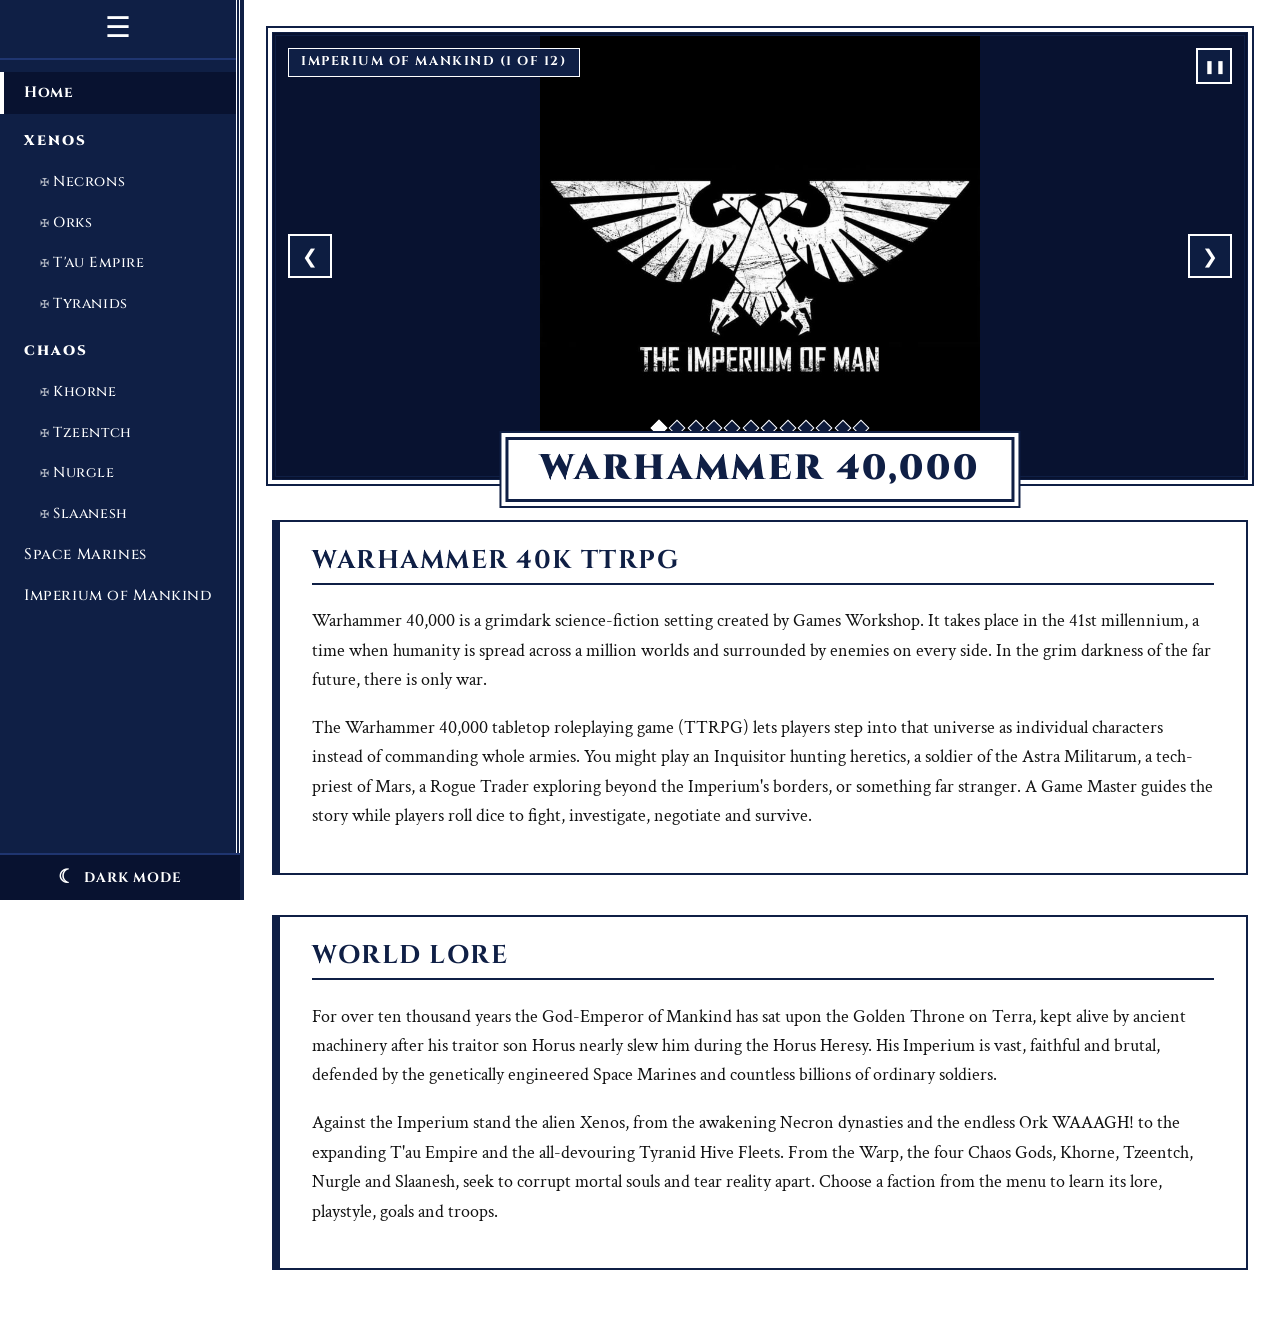
<file: index.html>
<!DOCTYPE html>
<html lang="en">
<head>
  <meta charset="UTF-8">
  <meta name="viewport" content="width=device-width, initial-scale=1.0">
  <title>Warhammer 40,000 Roleplay | Home</title>
  <meta name="description" content="A guide to the Warhammer 40,000 tabletop roleplaying game and the factions of the 41st millennium.">
  <link rel="stylesheet" href="css/style.css">
  <script src="js/main.js"></script>
</head>
<body id="top">

  <!-- Side menu bar -->
  <nav class="side-menu" aria-label="Faction menu">
    <details class="menu" open>
      <summary class="menu-toggle" aria-label="Toggle menu">&#9776;</summary>
      <ul class="menu-list">
        <li><a href="index.html" aria-current="page">Home</a></li>

        <li class="menu-group"><a href="xenos.html">Xenos</a>
          <ul>
            <li><a href="necrons.html">Necrons</a></li>
            <li><a href="orks.html">Orks</a></li>
            <li><a href="tau.html">T'au Empire</a></li>
            <li><a href="tyranids.html">Tyranids</a></li>
          </ul>
        </li>

        <li class="menu-group"><a href="chaos.html">Chaos</a>
          <ul>
            <li><a href="khorne.html">Khorne</a></li>
            <li><a href="tzeentch.html">Tzeentch</a></li>
            <li><a href="nurgle.html">Nurgle</a></li>
            <li><a href="slaanesh.html">Slaanesh</a></li>
          </ul>
        </li>

        <li><a href="space-marines.html">Space Marines</a></li>
        <li><a href="imperium.html">Imperium of Mankind</a></li>
      </ul>
    </details>
  </nav>

  <main class="page">

    <!-- Image 1 with title -->
    <header class="hero" data-slideshow>
      <img class="hero-image" src="images/Imperium%20of%20Mankind.jpg"
           alt="The Imperial Aquila, the double-headed eagle emblem of the Imperium of Man">
      <h1 class="hero-title">Warhammer 40,000</h1>
    </header>

    <!-- About: two sections -->
    <section class="about" id="about-warhammer">
      <h2>Warhammer 40k TTRPG</h2>
      <p>
        Warhammer 40,000 is a grimdark science-fiction setting created by Games Workshop.
        It takes place in the 41st millennium, a time when humanity is spread across a
        million worlds and surrounded by enemies on every side. In the grim darkness of the
        far future, there is only war.
      </p>
      <p>
        The Warhammer 40,000 tabletop roleplaying game (TTRPG) lets players step into that
        universe as individual characters instead of commanding whole armies. You might play
        an Inquisitor hunting heretics, a soldier of the Astra Militarum, a tech-priest of Mars,
        a Rogue Trader exploring beyond the Imperium's borders, or something far stranger.
        A Game Master guides the story while players roll dice to fight, investigate, negotiate
        and survive.
      </p>
    </section>

    <section class="about" id="world-lore">
      <h2>World Lore</h2>
      <p>
        For over ten thousand years the God-Emperor of Mankind has sat upon the Golden Throne
        on Terra, kept alive by ancient machinery after his traitor son Horus nearly slew him
        during the Horus Heresy. His Imperium is vast, faithful and brutal, defended by the
        genetically engineered Space Marines and countless billions of ordinary soldiers.
      </p>
      <p>
        Against the Imperium stand the alien Xenos, from the awakening Necron dynasties and the
        endless Ork WAAAGH! to the expanding T'au Empire and the all-devouring Tyranid Hive Fleets.
        From the Warp, the four Chaos Gods, Khorne, Tzeentch, Nurgle and Slaanesh, seek to corrupt
        mortal souls and tear reality apart. Choose a faction from the menu to learn its lore,
        playstyle, goals and troops.
      </p>
    </section>

  </main>

</body>
</html>
</file>
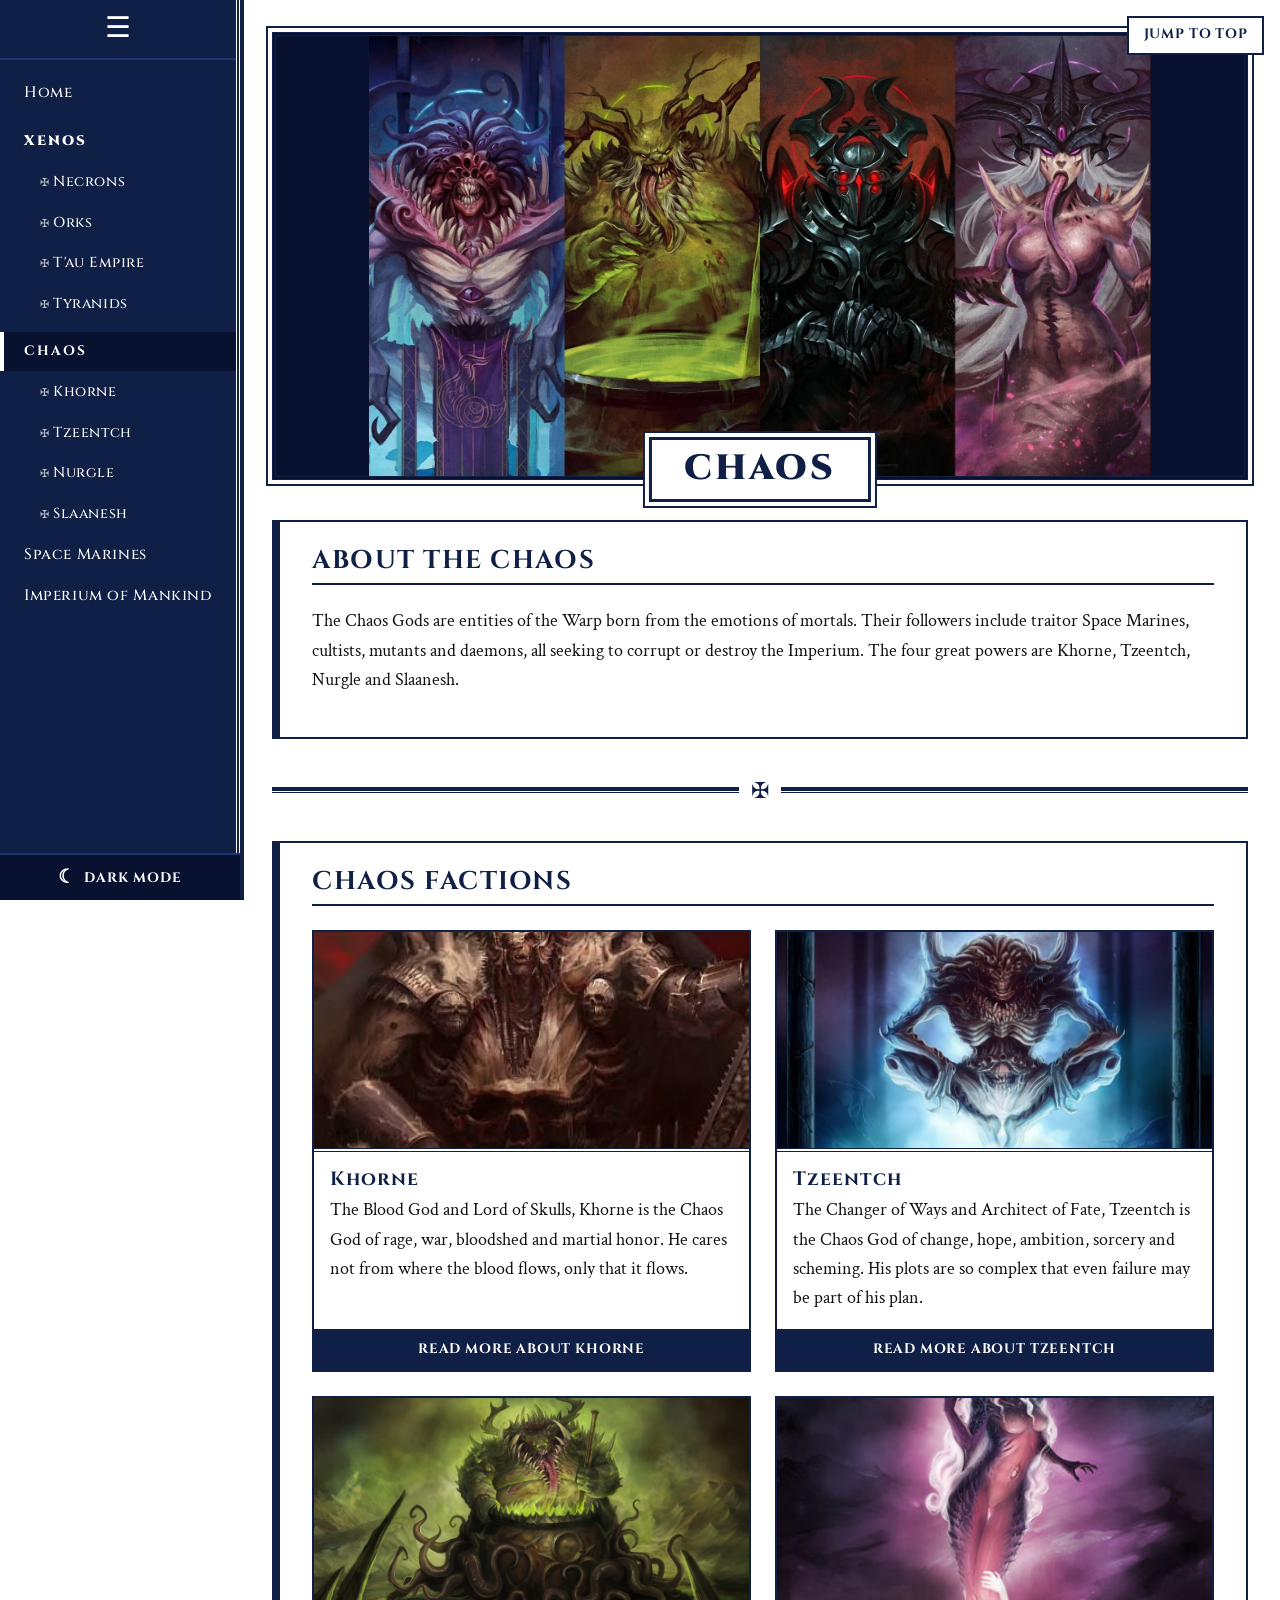
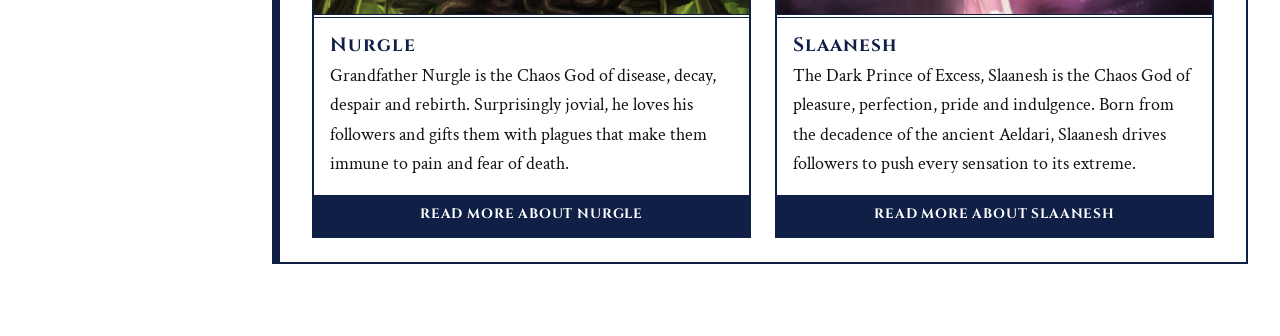
<file: chaos.html>
<!DOCTYPE html>
<html lang="en">
<head>
  <meta charset="UTF-8">
  <meta name="viewport" content="width=device-width, initial-scale=1.0">
  <title>Chaos | Warhammer 40,000 Roleplay</title>
  <meta name="description" content="An overview of the Chaos factions in the Warhammer 40,000 roleplaying game.">
  <link rel="stylesheet" href="css/style.css">
  <script src="js/main.js"></script>
</head>
<body id="top">

  <!-- Side menu bar -->
  <nav class="side-menu" aria-label="Faction menu">
    <details class="menu" open>
      <summary class="menu-toggle" aria-label="Toggle menu">&#9776;</summary>
      <ul class="menu-list">
        <li><a href="index.html">Home</a></li>

        <li class="menu-group"><a href="xenos.html">Xenos</a>
          <ul>
            <li><a href="necrons.html">Necrons</a></li>
            <li><a href="orks.html">Orks</a></li>
            <li><a href="tau.html">T'au Empire</a></li>
            <li><a href="tyranids.html">Tyranids</a></li>
          </ul>
        </li>

        <li class="menu-group"><a href="chaos.html" aria-current="page">Chaos</a>
          <ul>
            <li><a href="khorne.html">Khorne</a></li>
            <li><a href="tzeentch.html">Tzeentch</a></li>
            <li><a href="nurgle.html">Nurgle</a></li>
            <li><a href="slaanesh.html">Slaanesh</a></li>
          </ul>
        </li>

        <li><a href="space-marines.html">Space Marines</a></li>
        <li><a href="imperium.html">Imperium of Mankind</a></li>
      </ul>
    </details>
  </nav>

  <main class="page">

    <!-- Jump to top of page -->
    <a class="jump-top" href="#top">Jump to top</a>

    <!-- Group image with name -->
    <header class="hero">
      <img class="hero-image" src="images/Chaos%20Gods.jpg" alt="Chaos artwork">
      <h1 class="hero-title">Chaos</h1>
    </header>

    <!-- About this group -->
    <section class="about" id="about">
      <h2>About the Chaos</h2>
      <p>The Chaos Gods are entities of the Warp born from the emotions of mortals. Their followers include traitor Space Marines, cultists, mutants and daemons, all seeking to corrupt or destroy the Imperium. The four great powers are Khorne, Tzeentch, Nurgle and Slaanesh.</p>
    </section>

    <!-- Navy divider -->
    <hr class="divider">

    <!-- Factions in this group -->
    <section class="faction-cards" id="factions">
      <h2>Chaos Factions</h2>

      <article class="faction-card">
        <a href="khorne.html"><img class="faction-card-image" src="images/Khorne.jfif" alt="Khorne artwork"></a>
        <h3><a href="khorne.html">Khorne</a></h3>
        <p>The Blood God and Lord of Skulls, Khorne is the Chaos God of rage, war, bloodshed and martial honor. He cares not from where the blood flows, only that it flows.</p>
        <a class="read-more" href="khorne.html">Read more about Khorne</a>
      </article>

      <article class="faction-card">
        <a href="tzeentch.html"><img class="faction-card-image" src="images/Tzeentch.jpeg" alt="Tzeentch artwork"></a>
        <h3><a href="tzeentch.html">Tzeentch</a></h3>
        <p>The Changer of Ways and Architect of Fate, Tzeentch is the Chaos God of change, hope, ambition, sorcery and scheming. His plots are so complex that even failure may be part of his plan.</p>
        <a class="read-more" href="tzeentch.html">Read more about Tzeentch</a>
      </article>

      <article class="faction-card">
        <a href="nurgle.html"><img class="faction-card-image" src="images/Nurgle.jpg" alt="Nurgle artwork"></a>
        <h3><a href="nurgle.html">Nurgle</a></h3>
        <p>Grandfather Nurgle is the Chaos God of disease, decay, despair and rebirth. Surprisingly jovial, he loves his followers and gifts them with plagues that make them immune to pain and fear of death.</p>
        <a class="read-more" href="nurgle.html">Read more about Nurgle</a>
      </article>

      <article class="faction-card">
        <a href="slaanesh.html"><img class="faction-card-image" src="images/Slaanesh.png" alt="Slaanesh artwork"></a>
        <h3><a href="slaanesh.html">Slaanesh</a></h3>
        <p>The Dark Prince of Excess, Slaanesh is the Chaos God of pleasure, perfection, pride and indulgence. Born from the decadence of the ancient Aeldari, Slaanesh drives followers to push every sensation to its extreme.</p>
        <a class="read-more" href="slaanesh.html">Read more about Slaanesh</a>
      </article>
    </section>

  </main>

</body>
</html>
</file>
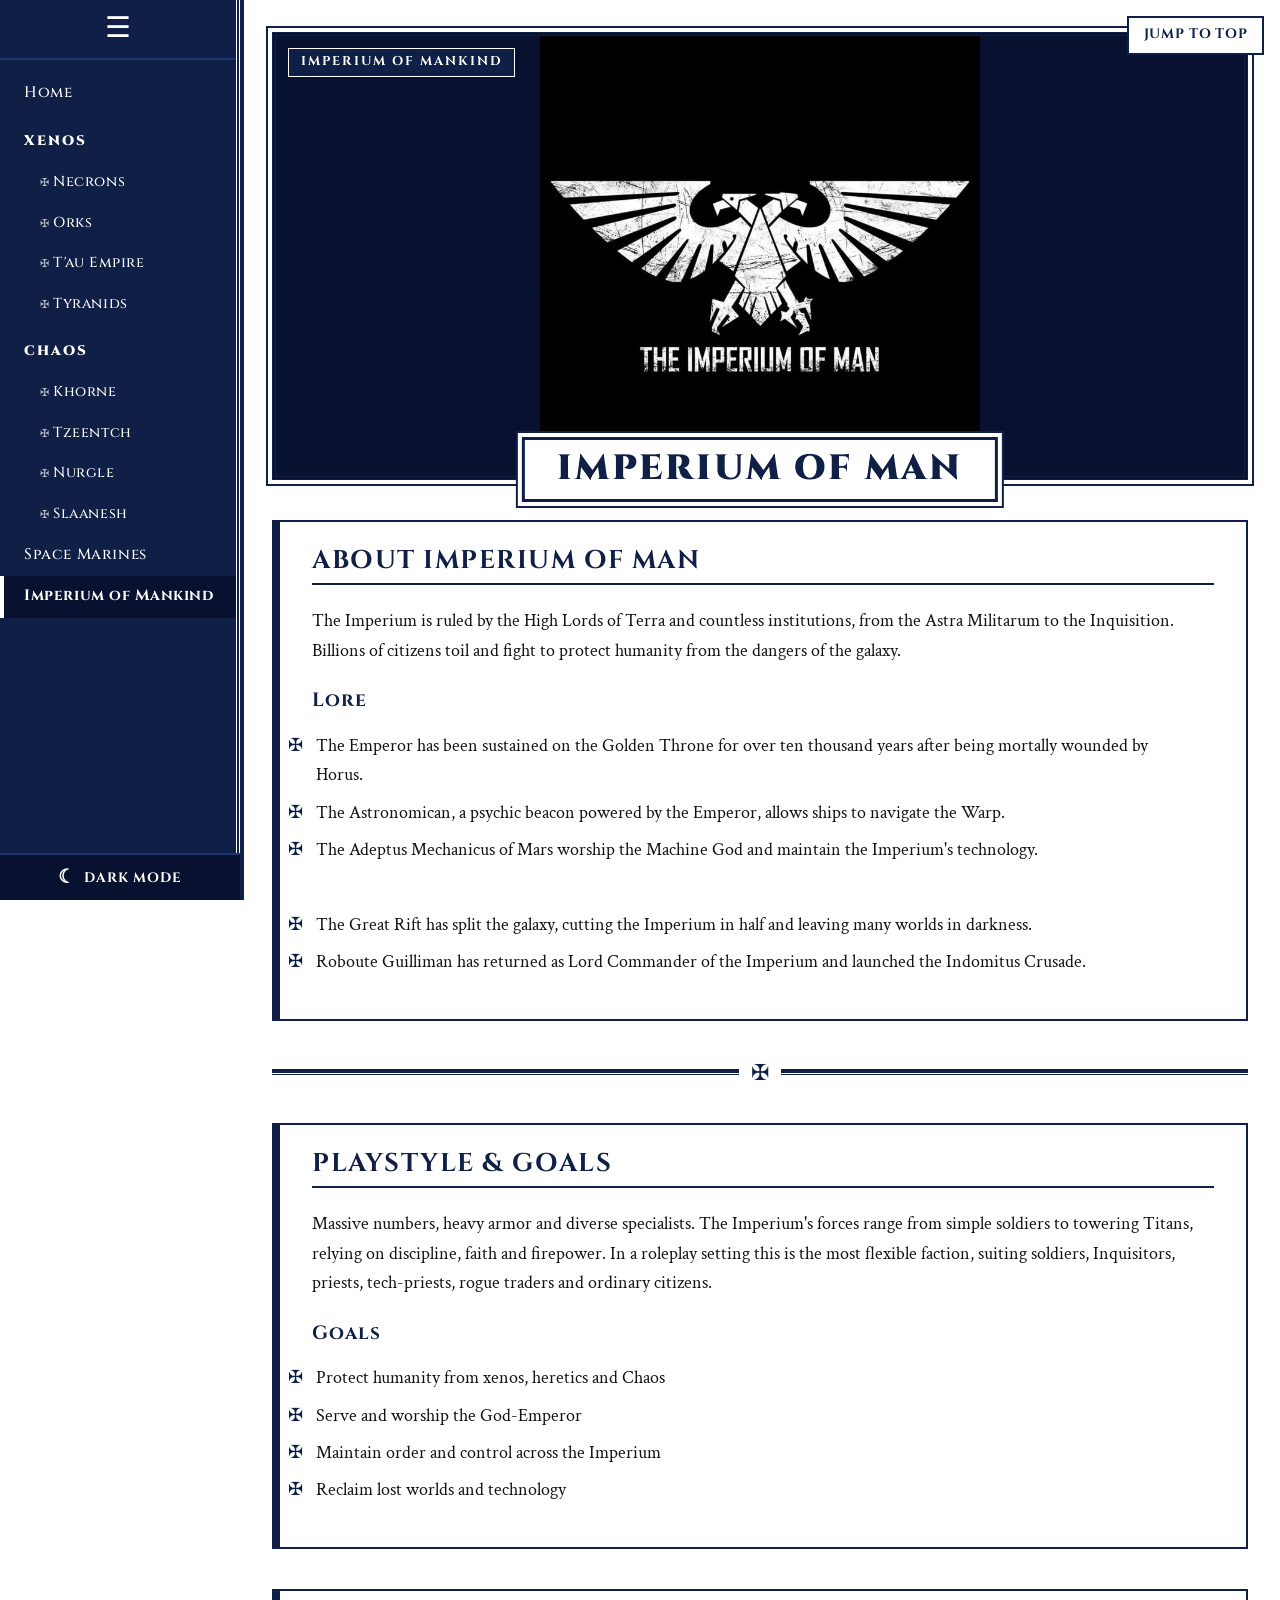
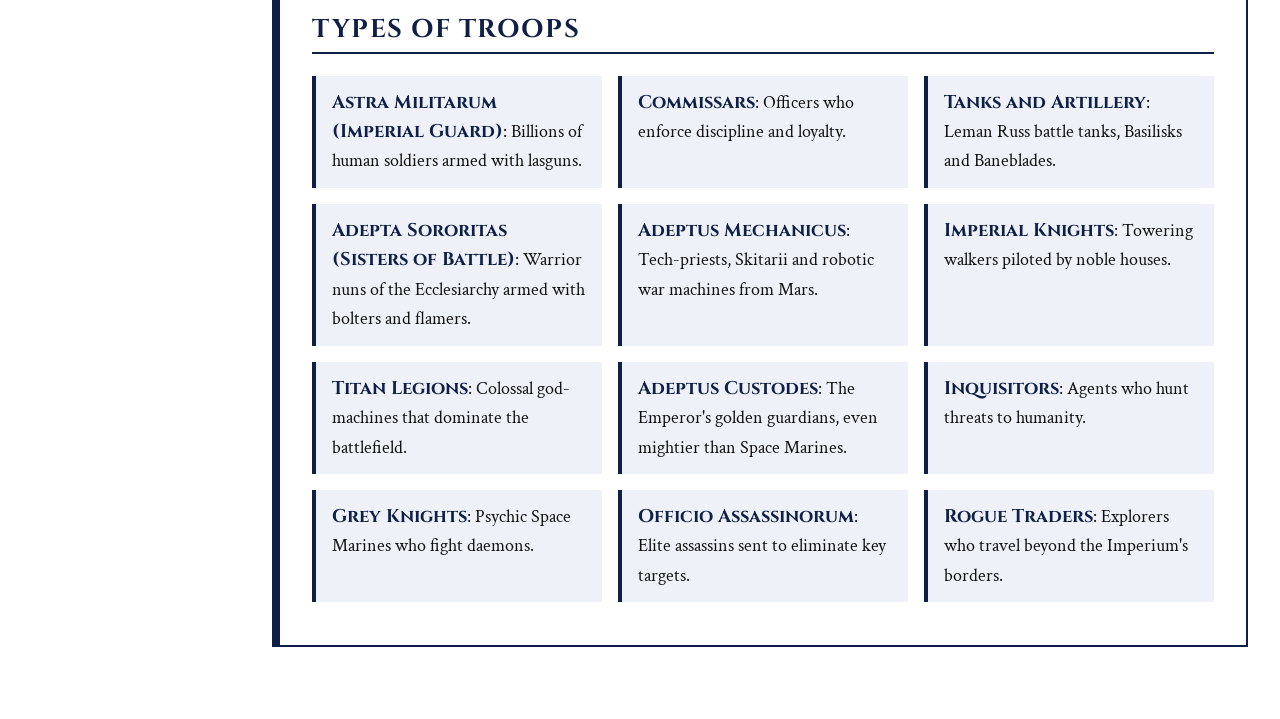
<file: imperium.html>
<!DOCTYPE html>
<html lang="en">
<head>
  <meta charset="UTF-8">
  <meta name="viewport" content="width=device-width, initial-scale=1.0">
  <title>Imperium of Man | Warhammer 40,000 Roleplay</title>
  <meta name="description" content="Imperium of Man lore, playstyle, goals and troops for the Warhammer 40,000 roleplaying game.">
  <link rel="stylesheet" href="css/style.css">
  <script src="js/main.js"></script>
</head>
<body id="top">

  <!-- Side menu bar -->
  <nav class="side-menu" aria-label="Faction menu">
    <details class="menu" open>
      <summary class="menu-toggle" aria-label="Toggle menu">&#9776;</summary>
      <ul class="menu-list">
        <li><a href="index.html">Home</a></li>

        <li class="menu-group"><a href="xenos.html">Xenos</a>
          <ul>
            <li><a href="necrons.html">Necrons</a></li>
            <li><a href="orks.html">Orks</a></li>
            <li><a href="tau.html">T'au Empire</a></li>
            <li><a href="tyranids.html">Tyranids</a></li>
          </ul>
        </li>

        <li class="menu-group"><a href="chaos.html">Chaos</a>
          <ul>
            <li><a href="khorne.html">Khorne</a></li>
            <li><a href="tzeentch.html">Tzeentch</a></li>
            <li><a href="nurgle.html">Nurgle</a></li>
            <li><a href="slaanesh.html">Slaanesh</a></li>
          </ul>
        </li>

        <li><a href="space-marines.html">Space Marines</a></li>
        <li><a href="imperium.html" aria-current="page">Imperium of Mankind</a></li>
      </ul>
    </details>
  </nav>

  <main class="page">

    <!-- Jump to top of page -->
    <a class="jump-top" href="#top">Jump to top</a>

    <!-- Faction image with faction name -->
    <header class="hero">
      <img class="hero-image" src="images/Imperium%20of%20Mankind.jpg" alt="Imperium of Man artwork">
      <p class="faction-category">Imperium of Mankind</p>
      <h1 class="hero-title">Imperium of Man</h1>
    </header>

    <!-- About faction and lore -->
    <section class="about" id="about">
      <h2>About Imperium of Man</h2>
      <p>The Imperium is ruled by the High Lords of Terra and countless institutions, from the Astra Militarum to the Inquisition. Billions of citizens toil and fight to protect humanity from the dangers of the galaxy.</p>

      <h3>Lore</h3>
      <ul class="lore-list">
        <li>The Emperor has been sustained on the Golden Throne for over ten thousand years after being mortally wounded by Horus.</li>
        <li>The Astronomican, a psychic beacon powered by the Emperor, allows ships to navigate the Warp.</li>
        <li>The Adeptus Mechanicus of Mars worship the Machine God and maintain the Imperium's technology.</li>
        <li>The Inquisition hunts heretics, xenos and daemons, wielding near-absolute authority.</li>
        <li>The Great Rift has split the galaxy, cutting the Imperium in half and leaving many worlds in darkness.</li>
        <li>Roboute Guilliman has returned as Lord Commander of the Imperium and launched the Indomitus Crusade.</li>
      </ul>
    </section>

    <!-- Navy divider -->
    <hr class="divider">

    <!-- Playstyle, goals and troops -->
    <section class="playstyle" id="playstyle">
      <h2>Playstyle &amp; Goals</h2>
      <p>Massive numbers, heavy armor and diverse specialists. The Imperium's forces range from simple soldiers to towering Titans, relying on discipline, faith and firepower. In a roleplay setting this is the most flexible faction, suiting soldiers, Inquisitors, priests, tech-priests, rogue traders and ordinary citizens.</p>

      <h3>Goals</h3>
      <ul class="goals-list">
        <li>Protect humanity from xenos, heretics and Chaos</li>
        <li>Serve and worship the God-Emperor</li>
        <li>Maintain order and control across the Imperium</li>
        <li>Reclaim lost worlds and technology</li>
      </ul>
    </section>

    <section class="troops" id="troops">
      <h2>Types of Troops</h2>
      <ul class="troops-list">
        <li><strong>Astra Militarum (Imperial Guard)</strong>: Billions of human soldiers armed with lasguns.</li>
        <li><strong>Commissars</strong>: Officers who enforce discipline and loyalty.</li>
        <li><strong>Tanks and Artillery</strong>: Leman Russ battle tanks, Basilisks and Baneblades.</li>
        <li><strong>Adepta Sororitas (Sisters of Battle)</strong>: Warrior nuns of the Ecclesiarchy armed with bolters and flamers.</li>
        <li><strong>Adeptus Mechanicus</strong>: Tech-priests, Skitarii and robotic war machines from Mars.</li>
        <li><strong>Imperial Knights</strong>: Towering walkers piloted by noble houses.</li>
        <li><strong>Titan Legions</strong>: Colossal god-machines that dominate the battlefield.</li>
        <li><strong>Adeptus Custodes</strong>: The Emperor's golden guardians, even mightier than Space Marines.</li>
        <li><strong>Inquisitors</strong>: Agents who hunt threats to humanity.</li>
        <li><strong>Grey Knights</strong>: Psychic Space Marines who fight daemons.</li>
        <li><strong>Officio Assassinorum</strong>: Elite assassins sent to eliminate key targets.</li>
        <li><strong>Rogue Traders</strong>: Explorers who travel beyond the Imperium's borders.</li>
      </ul>
    </section>

  </main>

</body>
</html>
</file>
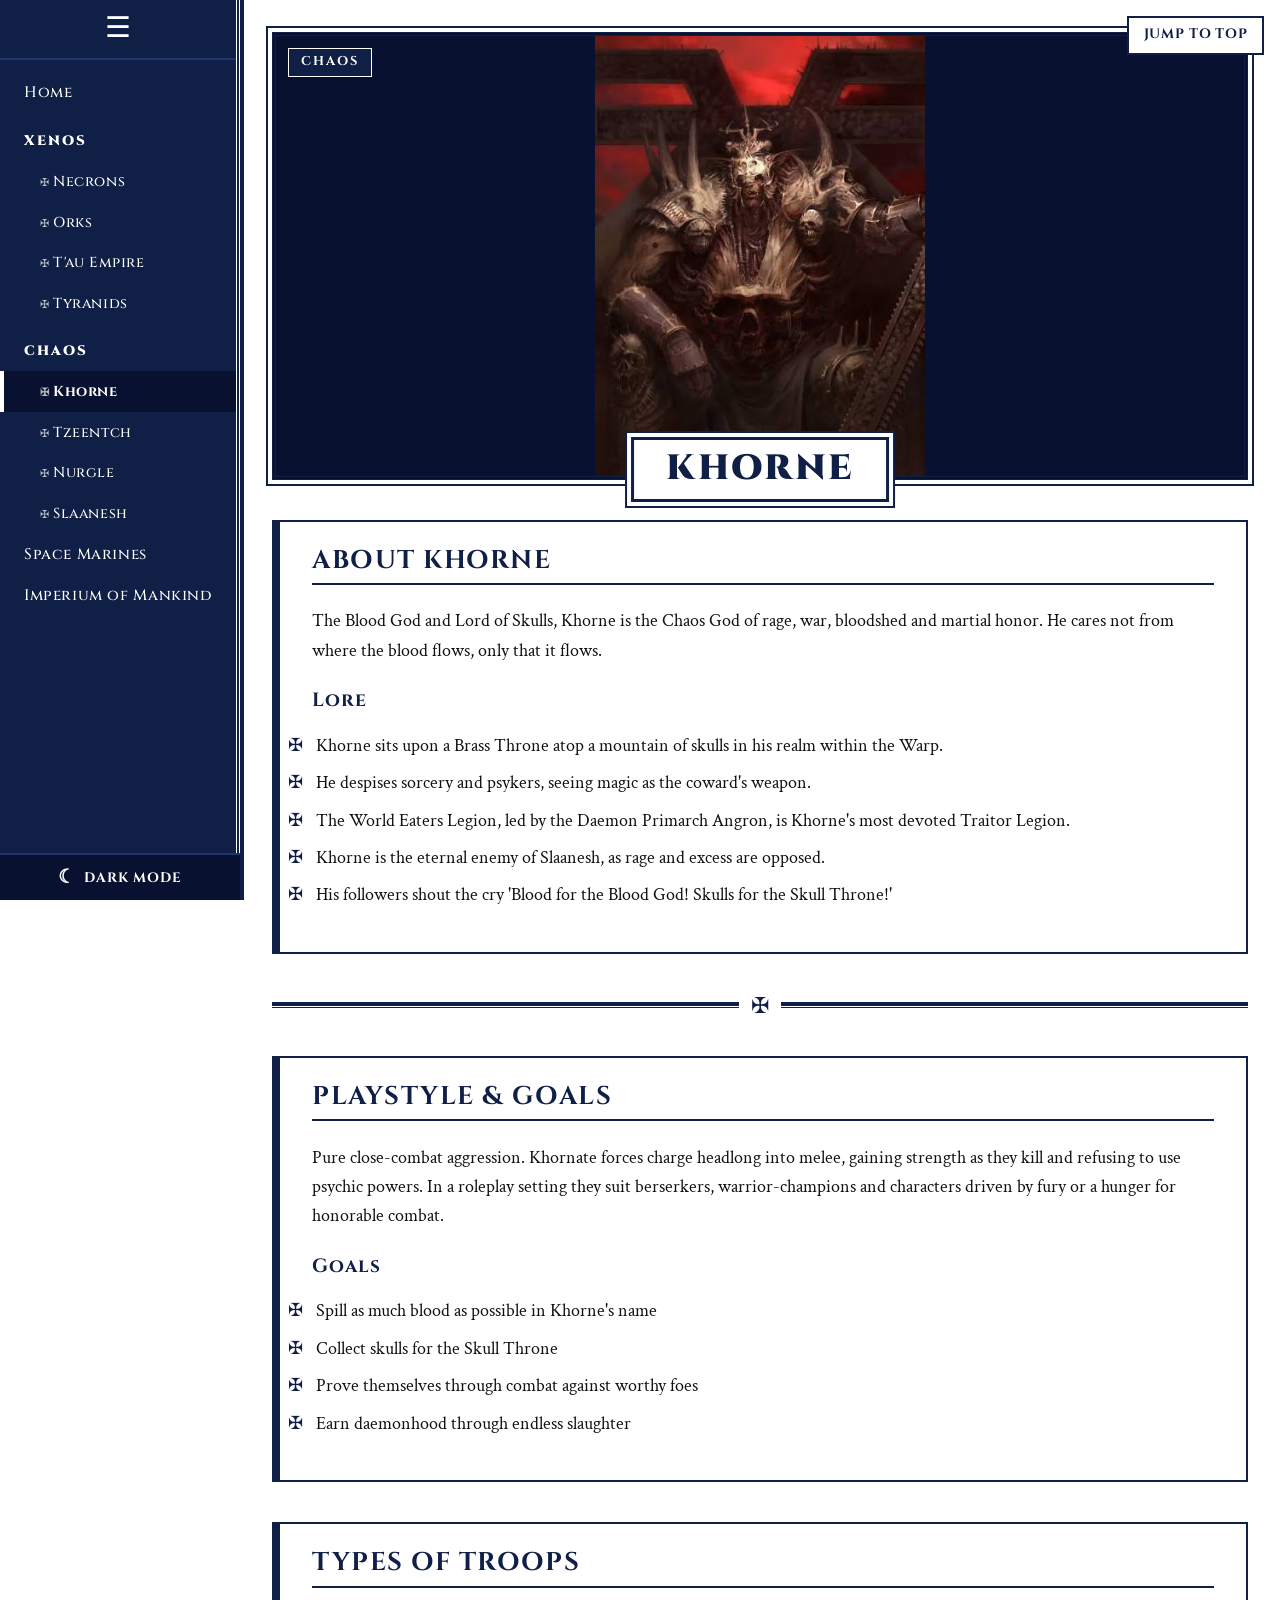
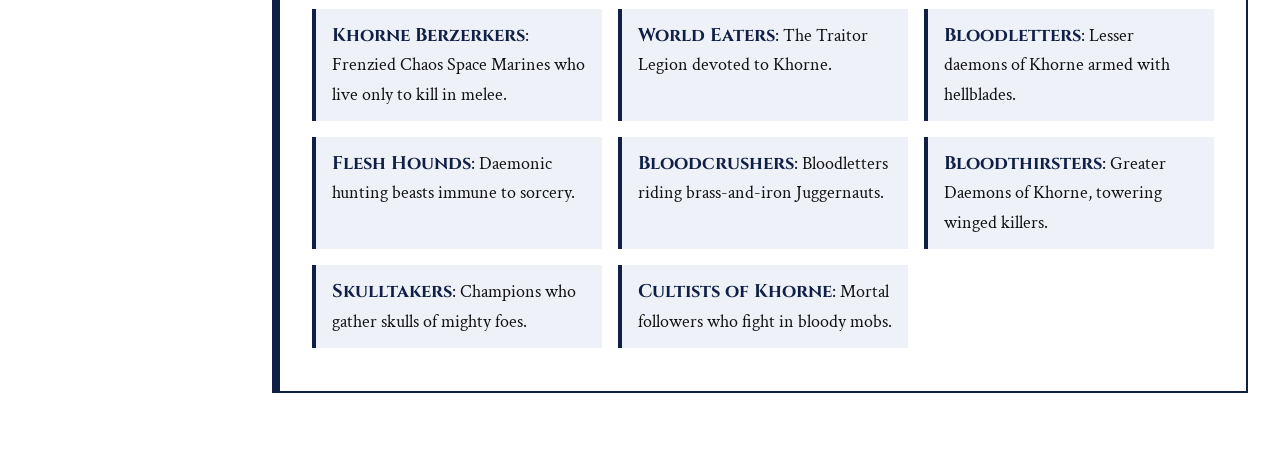
<file: khorne.html>
<!DOCTYPE html>
<html lang="en">
<head>
  <meta charset="UTF-8">
  <meta name="viewport" content="width=device-width, initial-scale=1.0">
  <title>Khorne | Warhammer 40,000 Roleplay</title>
  <meta name="description" content="Khorne lore, playstyle, goals and troops for the Warhammer 40,000 roleplaying game.">
  <link rel="stylesheet" href="css/style.css">
  <script src="js/main.js"></script>
</head>
<body id="top">

  <!-- Side menu bar -->
  <nav class="side-menu" aria-label="Faction menu">
    <details class="menu" open>
      <summary class="menu-toggle" aria-label="Toggle menu">&#9776;</summary>
      <ul class="menu-list">
        <li><a href="index.html">Home</a></li>

        <li class="menu-group"><a href="xenos.html">Xenos</a>
          <ul>
            <li><a href="necrons.html">Necrons</a></li>
            <li><a href="orks.html">Orks</a></li>
            <li><a href="tau.html">T'au Empire</a></li>
            <li><a href="tyranids.html">Tyranids</a></li>
          </ul>
        </li>

        <li class="menu-group"><a href="chaos.html">Chaos</a>
          <ul>
            <li><a href="khorne.html" aria-current="page">Khorne</a></li>
            <li><a href="tzeentch.html">Tzeentch</a></li>
            <li><a href="nurgle.html">Nurgle</a></li>
            <li><a href="slaanesh.html">Slaanesh</a></li>
          </ul>
        </li>

        <li><a href="space-marines.html">Space Marines</a></li>
        <li><a href="imperium.html">Imperium of Mankind</a></li>
      </ul>
    </details>
  </nav>

  <main class="page">

    <!-- Jump to top of page -->
    <a class="jump-top" href="#top">Jump to top</a>

    <!-- Faction image with faction name -->
    <header class="hero">
      <img class="hero-image" src="images/Khorne.jfif" alt="Khorne artwork">
      <p class="faction-category">Chaos</p>
      <h1 class="hero-title">Khorne</h1>
    </header>

    <!-- About faction and lore -->
    <section class="about" id="about">
      <h2>About Khorne</h2>
      <p>The Blood God and Lord of Skulls, Khorne is the Chaos God of rage, war, bloodshed and martial honor. He cares not from where the blood flows, only that it flows.</p>

      <h3>Lore</h3>
      <ul class="lore-list">
        <li>Khorne sits upon a Brass Throne atop a mountain of skulls in his realm within the Warp.</li>
        <li>He despises sorcery and psykers, seeing magic as the coward's weapon.</li>
        <li>The World Eaters Legion, led by the Daemon Primarch Angron, is Khorne's most devoted Traitor Legion.</li>
        <li>Khorne is the eternal enemy of Slaanesh, as rage and excess are opposed.</li>
        <li>His followers shout the cry 'Blood for the Blood God! Skulls for the Skull Throne!'</li>
      </ul>
    </section>

    <!-- Navy divider -->
    <hr class="divider">

    <!-- Playstyle, goals and troops -->
    <section class="playstyle" id="playstyle">
      <h2>Playstyle &amp; Goals</h2>
      <p>Pure close-combat aggression. Khornate forces charge headlong into melee, gaining strength as they kill and refusing to use psychic powers. In a roleplay setting they suit berserkers, warrior-champions and characters driven by fury or a hunger for honorable combat.</p>

      <h3>Goals</h3>
      <ul class="goals-list">
        <li>Spill as much blood as possible in Khorne's name</li>
        <li>Collect skulls for the Skull Throne</li>
        <li>Prove themselves through combat against worthy foes</li>
        <li>Earn daemonhood through endless slaughter</li>
      </ul>
    </section>

    <section class="troops" id="troops">
      <h2>Types of Troops</h2>
      <ul class="troops-list">
        <li><strong>Khorne Berzerkers</strong>: Frenzied Chaos Space Marines who live only to kill in melee.</li>
        <li><strong>World Eaters</strong>: The Traitor Legion devoted to Khorne.</li>
        <li><strong>Bloodletters</strong>: Lesser daemons of Khorne armed with hellblades.</li>
        <li><strong>Flesh Hounds</strong>: Daemonic hunting beasts immune to sorcery.</li>
        <li><strong>Bloodcrushers</strong>: Bloodletters riding brass-and-iron Juggernauts.</li>
        <li><strong>Bloodthirsters</strong>: Greater Daemons of Khorne, towering winged killers.</li>
        <li><strong>Skulltakers</strong>: Champions who gather skulls of mighty foes.</li>
        <li><strong>Cultists of Khorne</strong>: Mortal followers who fight in bloody mobs.</li>
      </ul>
    </section>

  </main>

</body>
</html>
</file>
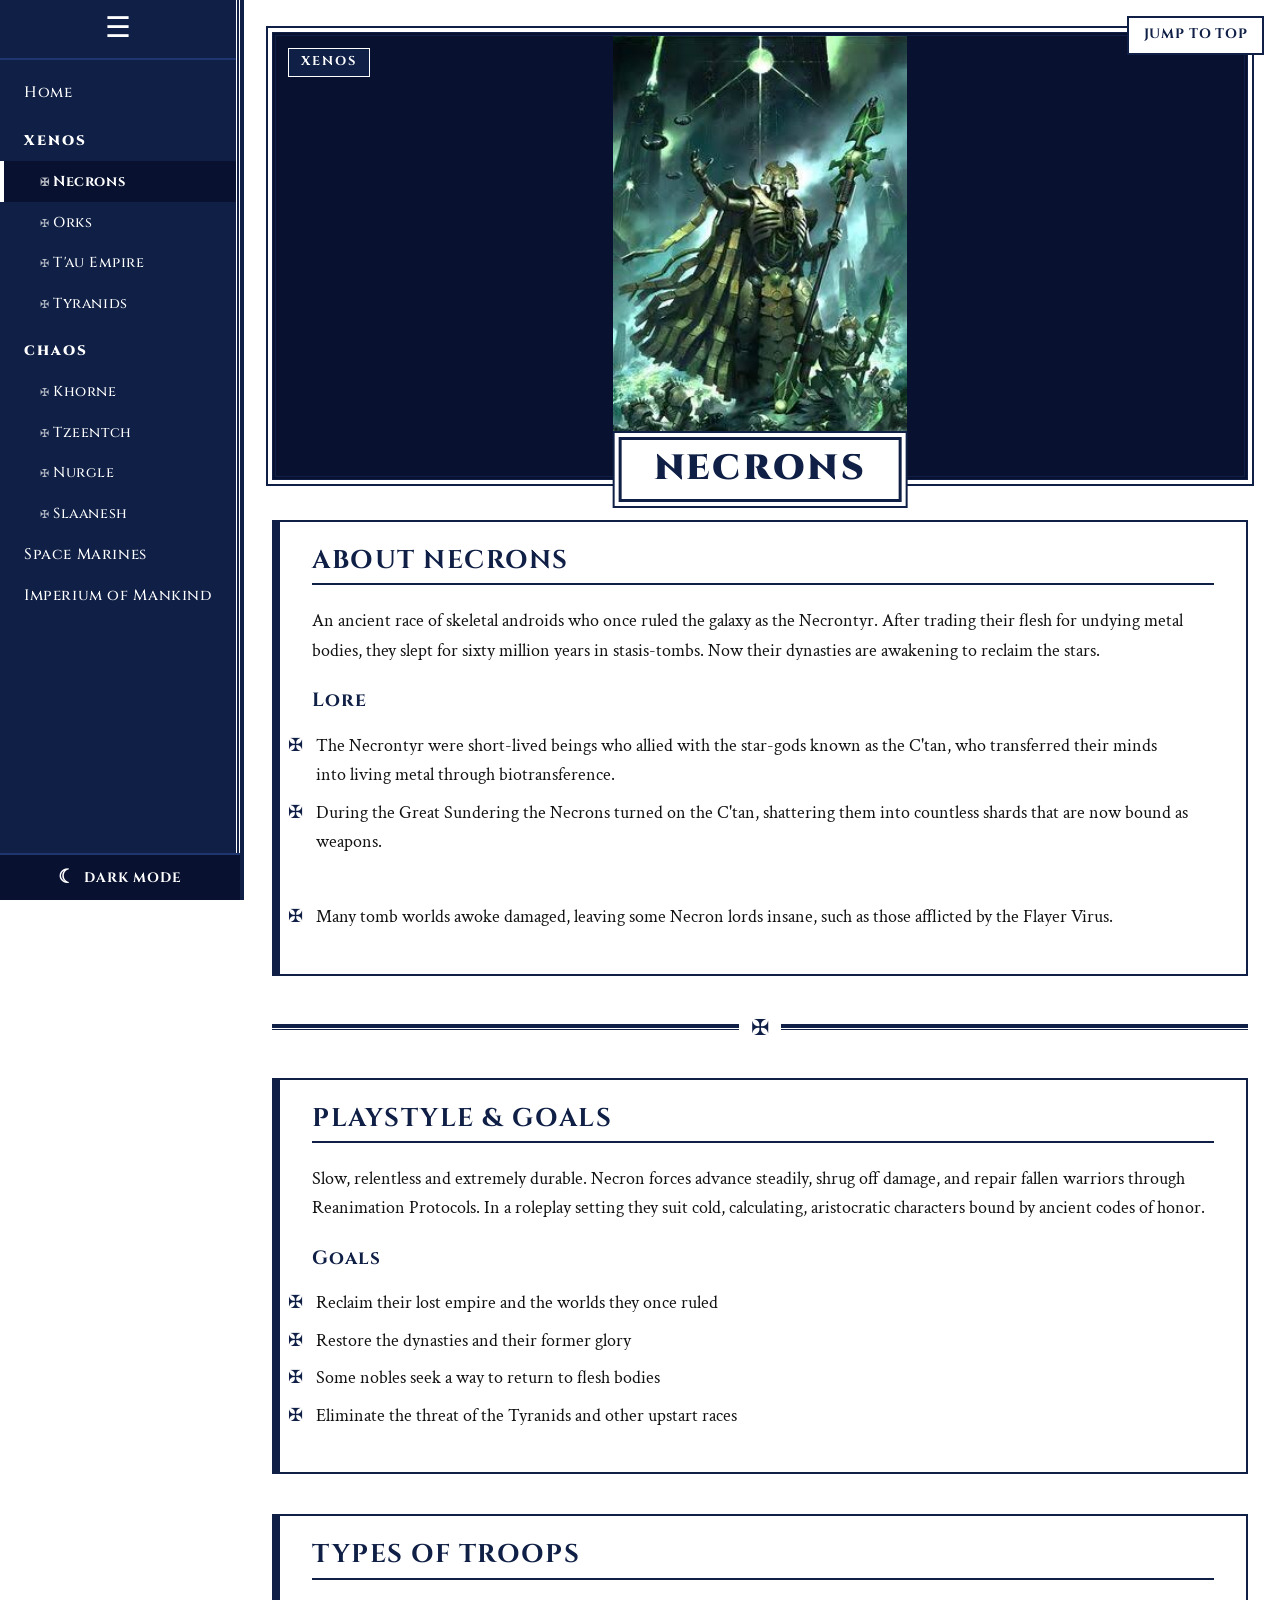
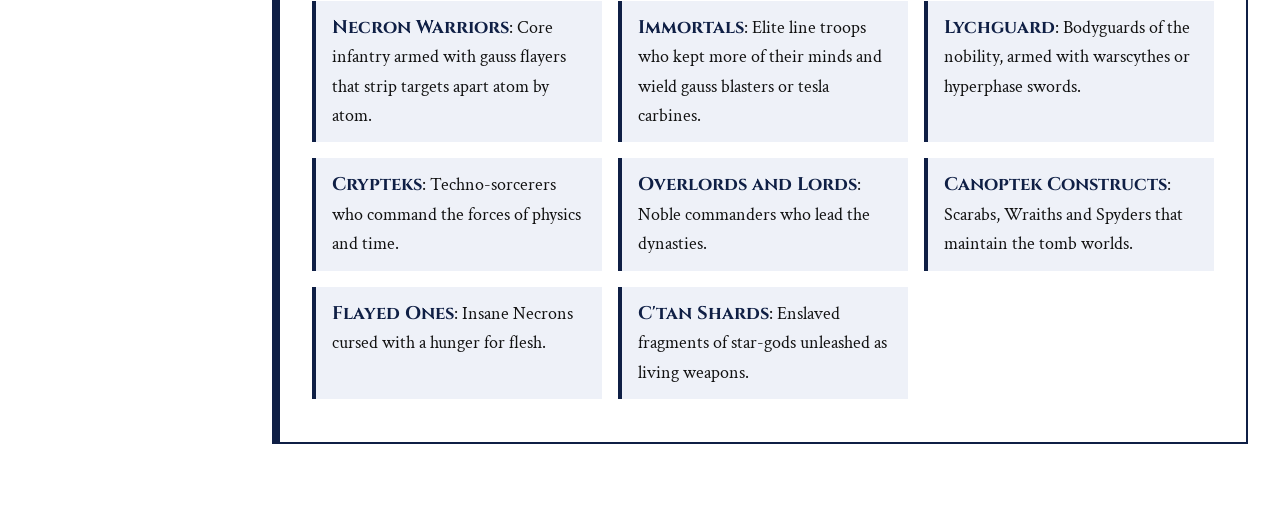
<file: necrons.html>
<!DOCTYPE html>
<html lang="en">
<head>
  <meta charset="UTF-8">
  <meta name="viewport" content="width=device-width, initial-scale=1.0">
  <title>Necrons | Warhammer 40,000 Roleplay</title>
  <meta name="description" content="Necrons lore, playstyle, goals and troops for the Warhammer 40,000 roleplaying game.">
  <link rel="stylesheet" href="css/style.css">
  <script src="js/main.js"></script>
</head>
<body id="top">

  <!-- Side menu bar -->
  <nav class="side-menu" aria-label="Faction menu">
    <details class="menu" open>
      <summary class="menu-toggle" aria-label="Toggle menu">&#9776;</summary>
      <ul class="menu-list">
        <li><a href="index.html">Home</a></li>

        <li class="menu-group"><a href="xenos.html">Xenos</a>
          <ul>
            <li><a href="necrons.html" aria-current="page">Necrons</a></li>
            <li><a href="orks.html">Orks</a></li>
            <li><a href="tau.html">T'au Empire</a></li>
            <li><a href="tyranids.html">Tyranids</a></li>
          </ul>
        </li>

        <li class="menu-group"><a href="chaos.html">Chaos</a>
          <ul>
            <li><a href="khorne.html">Khorne</a></li>
            <li><a href="tzeentch.html">Tzeentch</a></li>
            <li><a href="nurgle.html">Nurgle</a></li>
            <li><a href="slaanesh.html">Slaanesh</a></li>
          </ul>
        </li>

        <li><a href="space-marines.html">Space Marines</a></li>
        <li><a href="imperium.html">Imperium of Mankind</a></li>
      </ul>
    </details>
  </nav>

  <main class="page">

    <!-- Jump to top of page -->
    <a class="jump-top" href="#top">Jump to top</a>

    <!-- Faction image with faction name -->
    <header class="hero">
      <img class="hero-image" src="images/Necrons.jfif" alt="Necrons artwork">
      <p class="faction-category">Xenos</p>
      <h1 class="hero-title">Necrons</h1>
    </header>

    <!-- About faction and lore -->
    <section class="about" id="about">
      <h2>About Necrons</h2>
      <p>An ancient race of skeletal androids who once ruled the galaxy as the Necrontyr. After trading their flesh for undying metal bodies, they slept for sixty million years in stasis-tombs. Now their dynasties are awakening to reclaim the stars.</p>

      <h3>Lore</h3>
      <ul class="lore-list">
        <li>The Necrontyr were short-lived beings who allied with the star-gods known as the C'tan, who transferred their minds into living metal through biotransference.</li>
        <li>During the Great Sundering the Necrons turned on the C'tan, shattering them into countless shards that are now bound as weapons.</li>
        <li>Most rank-and-file Necrons lost their minds in the process; only the nobility retained their full personalities.</li>
        <li>Many tomb worlds awoke damaged, leaving some Necron lords insane, such as those afflicted by the Flayer Virus.</li>
      </ul>
    </section>

    <!-- Navy divider -->
    <hr class="divider">

    <!-- Playstyle, goals and troops -->
    <section class="playstyle" id="playstyle">
      <h2>Playstyle &amp; Goals</h2>
      <p>Slow, relentless and extremely durable. Necron forces advance steadily, shrug off damage, and repair fallen warriors through Reanimation Protocols. In a roleplay setting they suit cold, calculating, aristocratic characters bound by ancient codes of honor.</p>

      <h3>Goals</h3>
      <ul class="goals-list">
        <li>Reclaim their lost empire and the worlds they once ruled</li>
        <li>Restore the dynasties and their former glory</li>
        <li>Some nobles seek a way to return to flesh bodies</li>
        <li>Eliminate the threat of the Tyranids and other upstart races</li>
      </ul>
    </section>

    <section class="troops" id="troops">
      <h2>Types of Troops</h2>
      <ul class="troops-list">
        <li><strong>Necron Warriors</strong>: Core infantry armed with gauss flayers that strip targets apart atom by atom.</li>
        <li><strong>Immortals</strong>: Elite line troops who kept more of their minds and wield gauss blasters or tesla carbines.</li>
        <li><strong>Lychguard</strong>: Bodyguards of the nobility, armed with warscythes or hyperphase swords.</li>
        <li><strong>Crypteks</strong>: Techno-sorcerers who command the forces of physics and time.</li>
        <li><strong>Overlords and Lords</strong>: Noble commanders who lead the dynasties.</li>
        <li><strong>Canoptek Constructs</strong>: Scarabs, Wraiths and Spyders that maintain the tomb worlds.</li>
        <li><strong>Flayed Ones</strong>: Insane Necrons cursed with a hunger for flesh.</li>
        <li><strong>C'tan Shards</strong>: Enslaved fragments of star-gods unleashed as living weapons.</li>
      </ul>
    </section>

  </main>

</body>
</html>
</file>
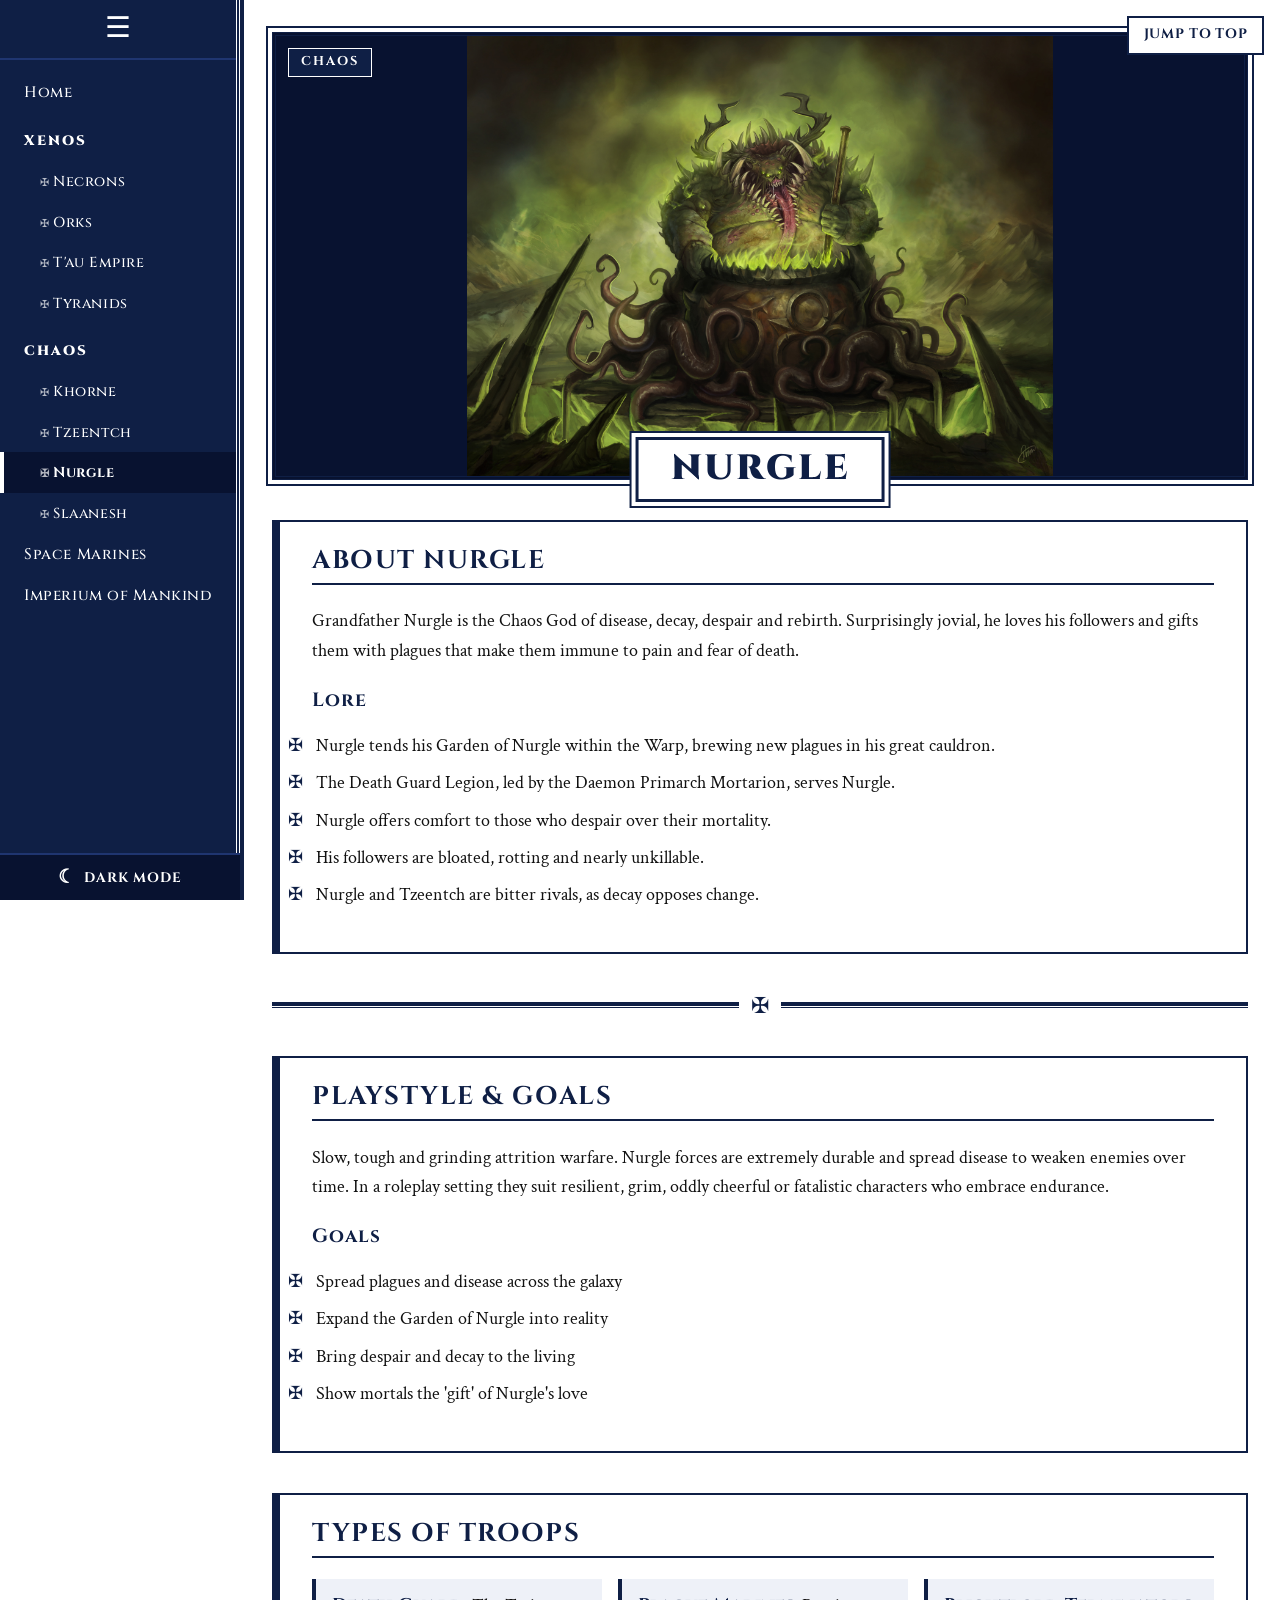
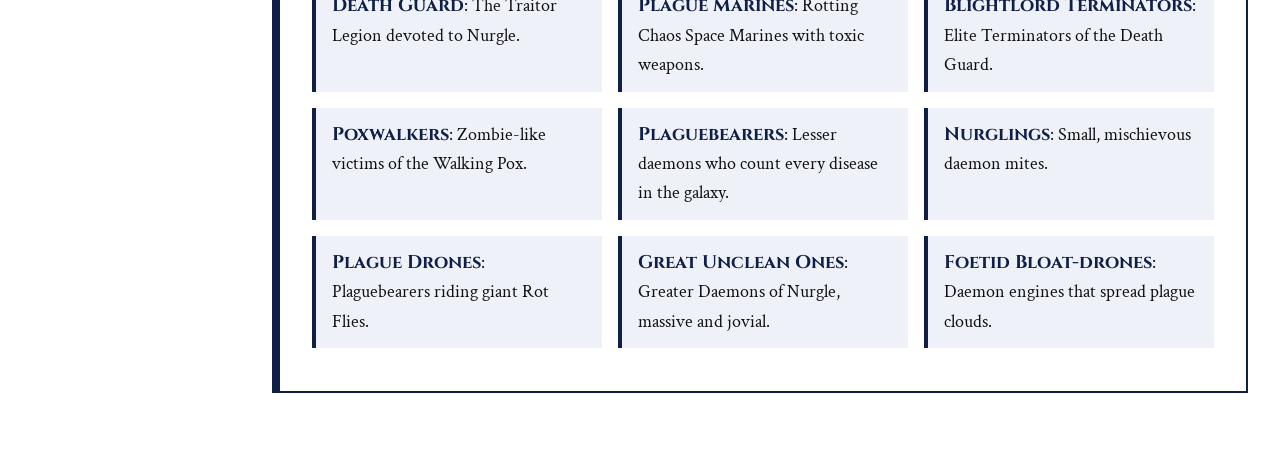
<file: nurgle.html>
<!DOCTYPE html>
<html lang="en">
<head>
  <meta charset="UTF-8">
  <meta name="viewport" content="width=device-width, initial-scale=1.0">
  <title>Nurgle | Warhammer 40,000 Roleplay</title>
  <meta name="description" content="Nurgle lore, playstyle, goals and troops for the Warhammer 40,000 roleplaying game.">
  <link rel="stylesheet" href="css/style.css">
  <script src="js/main.js"></script>
</head>
<body id="top">

  <!-- Side menu bar -->
  <nav class="side-menu" aria-label="Faction menu">
    <details class="menu" open>
      <summary class="menu-toggle" aria-label="Toggle menu">&#9776;</summary>
      <ul class="menu-list">
        <li><a href="index.html">Home</a></li>

        <li class="menu-group"><a href="xenos.html">Xenos</a>
          <ul>
            <li><a href="necrons.html">Necrons</a></li>
            <li><a href="orks.html">Orks</a></li>
            <li><a href="tau.html">T'au Empire</a></li>
            <li><a href="tyranids.html">Tyranids</a></li>
          </ul>
        </li>

        <li class="menu-group"><a href="chaos.html">Chaos</a>
          <ul>
            <li><a href="khorne.html">Khorne</a></li>
            <li><a href="tzeentch.html">Tzeentch</a></li>
            <li><a href="nurgle.html" aria-current="page">Nurgle</a></li>
            <li><a href="slaanesh.html">Slaanesh</a></li>
          </ul>
        </li>

        <li><a href="space-marines.html">Space Marines</a></li>
        <li><a href="imperium.html">Imperium of Mankind</a></li>
      </ul>
    </details>
  </nav>

  <main class="page">

    <!-- Jump to top of page -->
    <a class="jump-top" href="#top">Jump to top</a>

    <!-- Faction image with faction name -->
    <header class="hero">
      <img class="hero-image" src="images/Nurgle.jpg" alt="Nurgle artwork">
      <p class="faction-category">Chaos</p>
      <h1 class="hero-title">Nurgle</h1>
    </header>

    <!-- About faction and lore -->
    <section class="about" id="about">
      <h2>About Nurgle</h2>
      <p>Grandfather Nurgle is the Chaos God of disease, decay, despair and rebirth. Surprisingly jovial, he loves his followers and gifts them with plagues that make them immune to pain and fear of death.</p>

      <h3>Lore</h3>
      <ul class="lore-list">
        <li>Nurgle tends his Garden of Nurgle within the Warp, brewing new plagues in his great cauldron.</li>
        <li>The Death Guard Legion, led by the Daemon Primarch Mortarion, serves Nurgle.</li>
        <li>Nurgle offers comfort to those who despair over their mortality.</li>
        <li>His followers are bloated, rotting and nearly unkillable.</li>
        <li>Nurgle and Tzeentch are bitter rivals, as decay opposes change.</li>
      </ul>
    </section>

    <!-- Navy divider -->
    <hr class="divider">

    <!-- Playstyle, goals and troops -->
    <section class="playstyle" id="playstyle">
      <h2>Playstyle &amp; Goals</h2>
      <p>Slow, tough and grinding attrition warfare. Nurgle forces are extremely durable and spread disease to weaken enemies over time. In a roleplay setting they suit resilient, grim, oddly cheerful or fatalistic characters who embrace endurance.</p>

      <h3>Goals</h3>
      <ul class="goals-list">
        <li>Spread plagues and disease across the galaxy</li>
        <li>Expand the Garden of Nurgle into reality</li>
        <li>Bring despair and decay to the living</li>
        <li>Show mortals the 'gift' of Nurgle's love</li>
      </ul>
    </section>

    <section class="troops" id="troops">
      <h2>Types of Troops</h2>
      <ul class="troops-list">
        <li><strong>Death Guard</strong>: The Traitor Legion devoted to Nurgle.</li>
        <li><strong>Plague Marines</strong>: Rotting Chaos Space Marines with toxic weapons.</li>
        <li><strong>Blightlord Terminators</strong>: Elite Terminators of the Death Guard.</li>
        <li><strong>Poxwalkers</strong>: Zombie-like victims of the Walking Pox.</li>
        <li><strong>Plaguebearers</strong>: Lesser daemons who count every disease in the galaxy.</li>
        <li><strong>Nurglings</strong>: Small, mischievous daemon mites.</li>
        <li><strong>Plague Drones</strong>: Plaguebearers riding giant Rot Flies.</li>
        <li><strong>Great Unclean Ones</strong>: Greater Daemons of Nurgle, massive and jovial.</li>
        <li><strong>Foetid Bloat-drones</strong>: Daemon engines that spread plague clouds.</li>
      </ul>
    </section>

  </main>

</body>
</html>
</file>
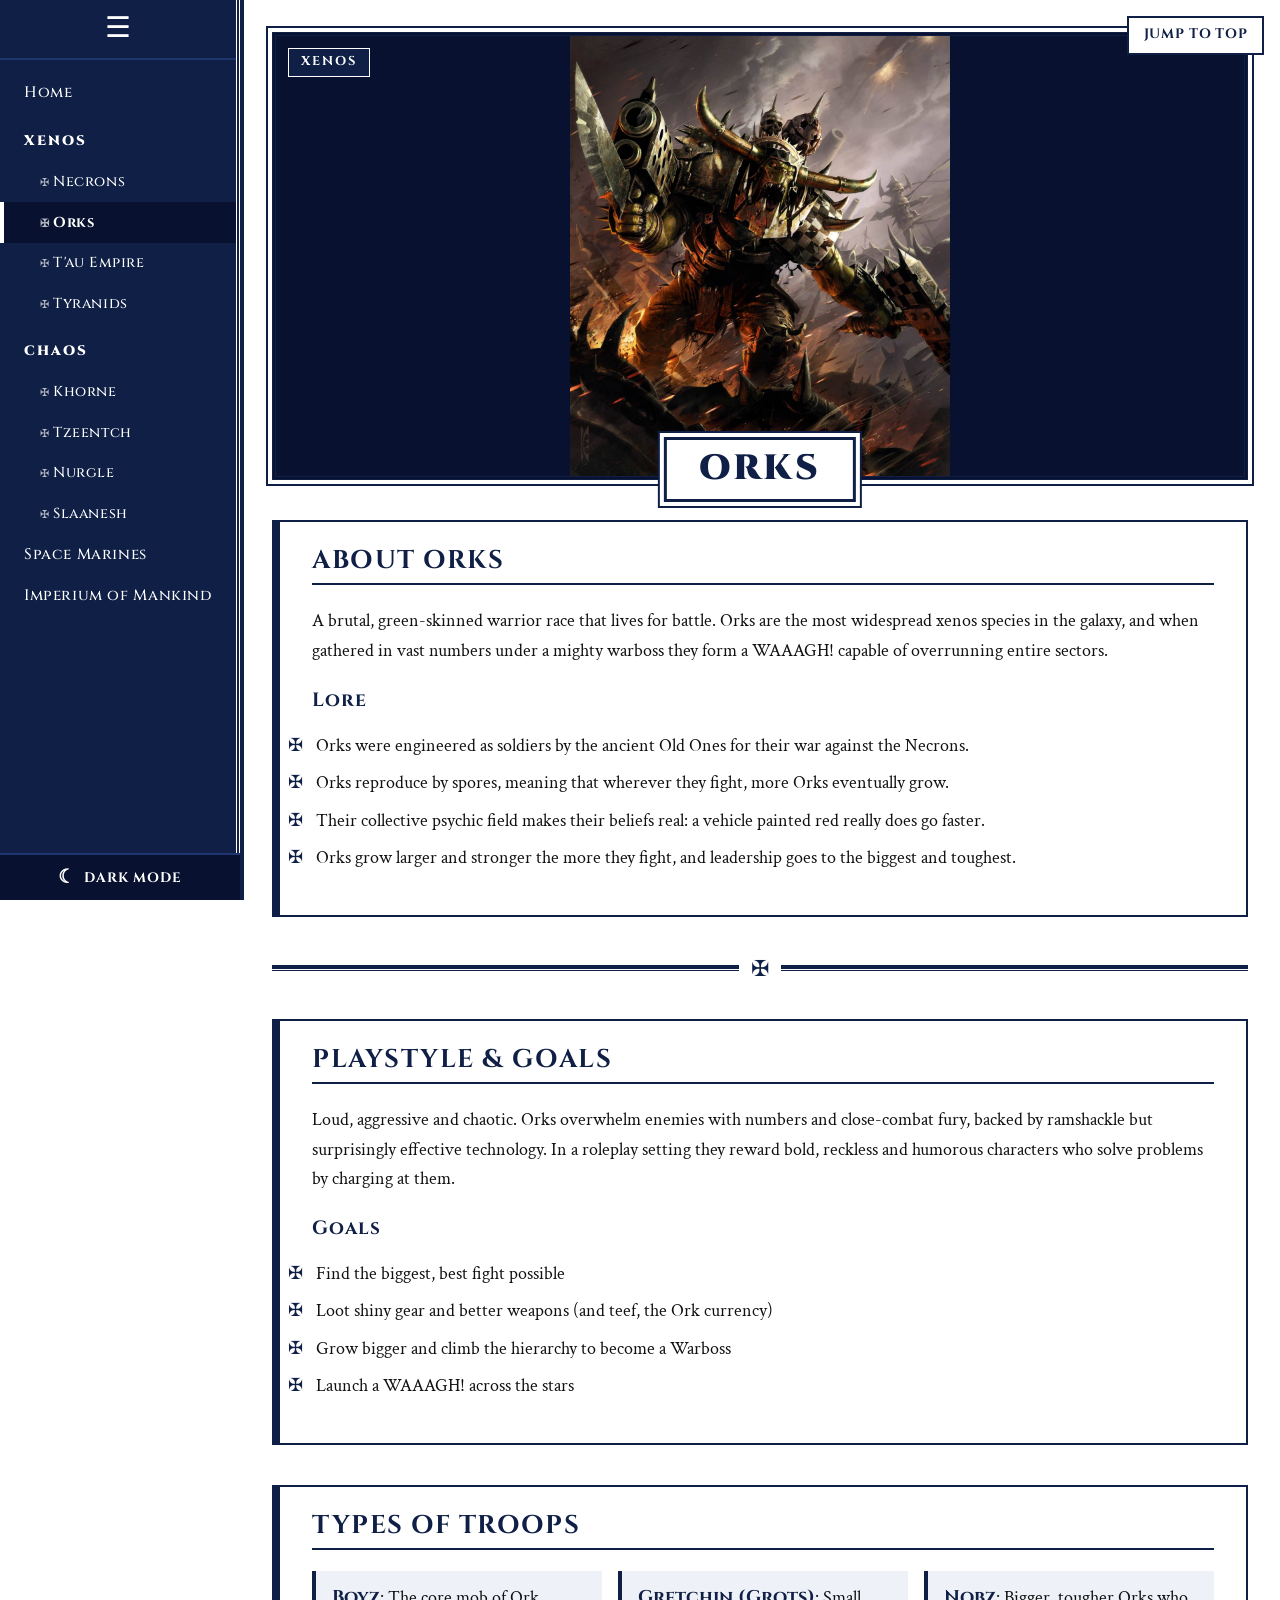
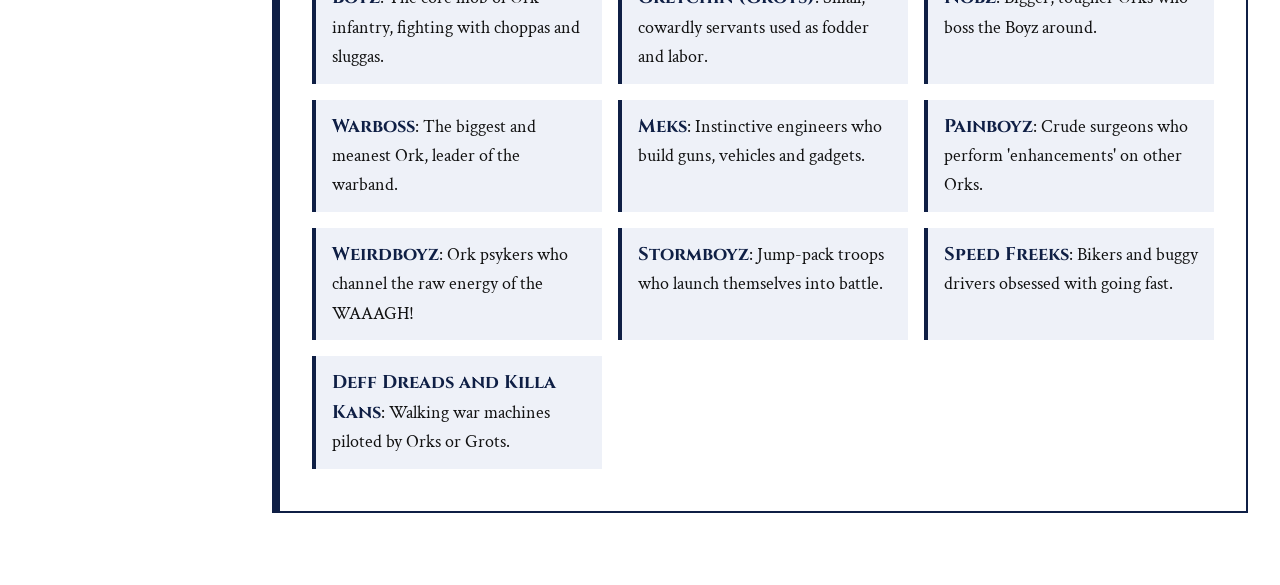
<file: orks.html>
<!DOCTYPE html>
<html lang="en">
<head>
  <meta charset="UTF-8">
  <meta name="viewport" content="width=device-width, initial-scale=1.0">
  <title>Orks | Warhammer 40,000 Roleplay</title>
  <meta name="description" content="Orks lore, playstyle, goals and troops for the Warhammer 40,000 roleplaying game.">
  <link rel="stylesheet" href="css/style.css">
  <script src="js/main.js"></script>
</head>
<body id="top">

  <!-- Side menu bar -->
  <nav class="side-menu" aria-label="Faction menu">
    <details class="menu" open>
      <summary class="menu-toggle" aria-label="Toggle menu">&#9776;</summary>
      <ul class="menu-list">
        <li><a href="index.html">Home</a></li>

        <li class="menu-group"><a href="xenos.html">Xenos</a>
          <ul>
            <li><a href="necrons.html">Necrons</a></li>
            <li><a href="orks.html" aria-current="page">Orks</a></li>
            <li><a href="tau.html">T'au Empire</a></li>
            <li><a href="tyranids.html">Tyranids</a></li>
          </ul>
        </li>

        <li class="menu-group"><a href="chaos.html">Chaos</a>
          <ul>
            <li><a href="khorne.html">Khorne</a></li>
            <li><a href="tzeentch.html">Tzeentch</a></li>
            <li><a href="nurgle.html">Nurgle</a></li>
            <li><a href="slaanesh.html">Slaanesh</a></li>
          </ul>
        </li>

        <li><a href="space-marines.html">Space Marines</a></li>
        <li><a href="imperium.html">Imperium of Mankind</a></li>
      </ul>
    </details>
  </nav>

  <main class="page">

    <!-- Jump to top of page -->
    <a class="jump-top" href="#top">Jump to top</a>

    <!-- Faction image with faction name -->
    <header class="hero">
      <img class="hero-image" src="images/Ork.jpg" alt="Orks artwork">
      <p class="faction-category">Xenos</p>
      <h1 class="hero-title">Orks</h1>
    </header>

    <!-- About faction and lore -->
    <section class="about" id="about">
      <h2>About Orks</h2>
      <p>A brutal, green-skinned warrior race that lives for battle. Orks are the most widespread xenos species in the galaxy, and when gathered in vast numbers under a mighty warboss they form a WAAAGH! capable of overrunning entire sectors.</p>

      <h3>Lore</h3>
      <ul class="lore-list">
        <li>Orks were engineered as soldiers by the ancient Old Ones for their war against the Necrons.</li>
        <li>Orks reproduce by spores, meaning that wherever they fight, more Orks eventually grow.</li>
        <li>Their collective psychic field makes their beliefs real: a vehicle painted red really does go faster.</li>
        <li>Orks grow larger and stronger the more they fight, and leadership goes to the biggest and toughest.</li>
      </ul>
    </section>

    <!-- Navy divider -->
    <hr class="divider">

    <!-- Playstyle, goals and troops -->
    <section class="playstyle" id="playstyle">
      <h2>Playstyle &amp; Goals</h2>
      <p>Loud, aggressive and chaotic. Orks overwhelm enemies with numbers and close-combat fury, backed by ramshackle but surprisingly effective technology. In a roleplay setting they reward bold, reckless and humorous characters who solve problems by charging at them.</p>

      <h3>Goals</h3>
      <ul class="goals-list">
        <li>Find the biggest, best fight possible</li>
        <li>Loot shiny gear and better weapons (and teef, the Ork currency)</li>
        <li>Grow bigger and climb the hierarchy to become a Warboss</li>
        <li>Launch a WAAAGH! across the stars</li>
      </ul>
    </section>

    <section class="troops" id="troops">
      <h2>Types of Troops</h2>
      <ul class="troops-list">
        <li><strong>Boyz</strong>: The core mob of Ork infantry, fighting with choppas and sluggas.</li>
        <li><strong>Gretchin (Grots)</strong>: Small, cowardly servants used as fodder and labor.</li>
        <li><strong>Nobz</strong>: Bigger, tougher Orks who boss the Boyz around.</li>
        <li><strong>Warboss</strong>: The biggest and meanest Ork, leader of the warband.</li>
        <li><strong>Meks</strong>: Instinctive engineers who build guns, vehicles and gadgets.</li>
        <li><strong>Painboyz</strong>: Crude surgeons who perform 'enhancements' on other Orks.</li>
        <li><strong>Weirdboyz</strong>: Ork psykers who channel the raw energy of the WAAAGH!</li>
        <li><strong>Stormboyz</strong>: Jump-pack troops who launch themselves into battle.</li>
        <li><strong>Speed Freeks</strong>: Bikers and buggy drivers obsessed with going fast.</li>
        <li><strong>Deff Dreads and Killa Kans</strong>: Walking war machines piloted by Orks or Grots.</li>
      </ul>
    </section>

  </main>

</body>
</html>
</file>
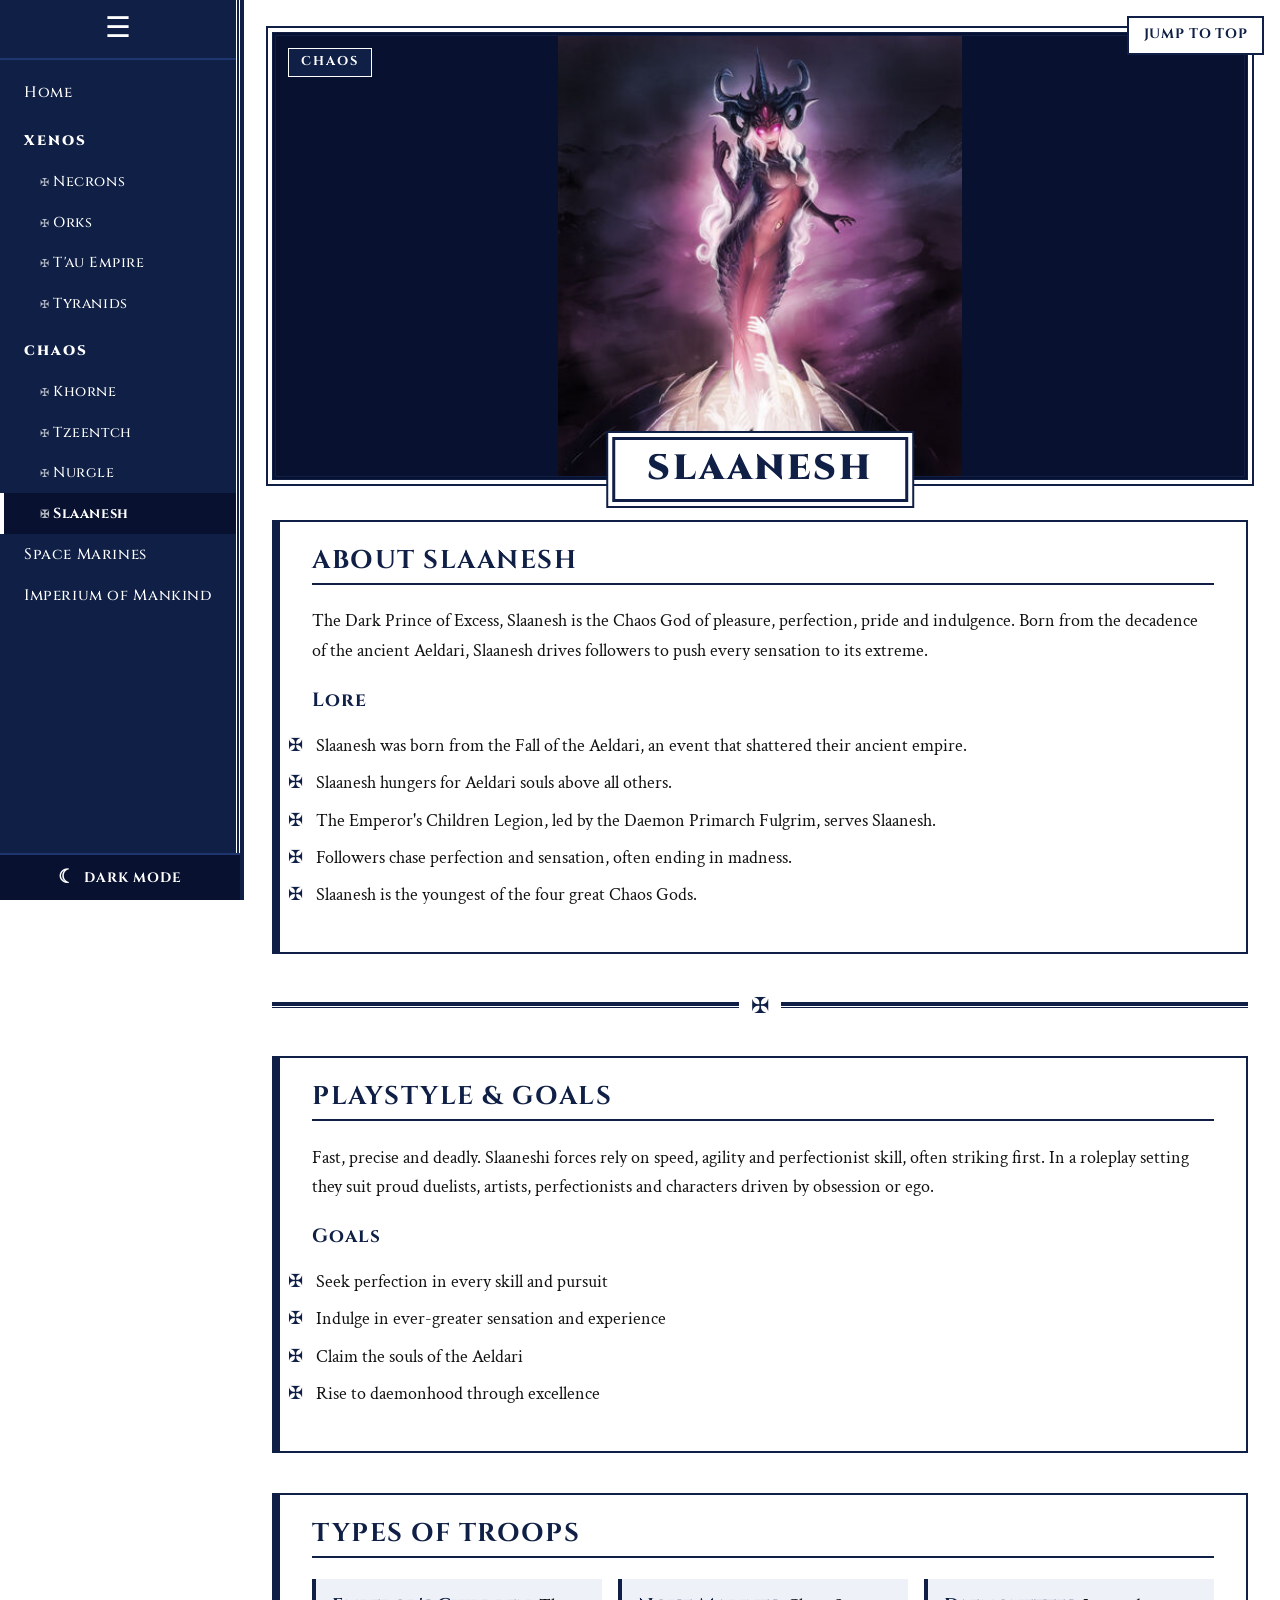
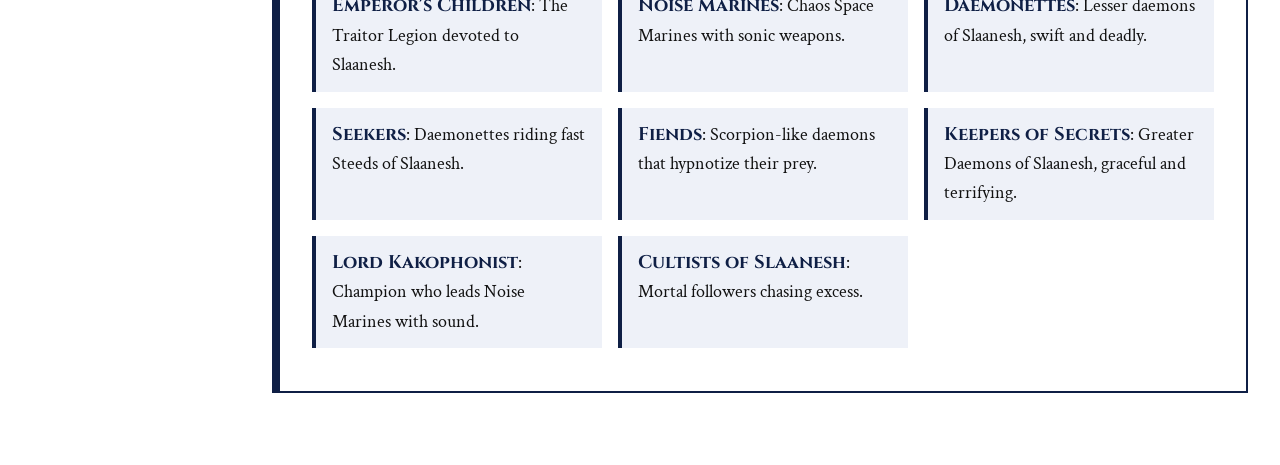
<file: slaanesh.html>
<!DOCTYPE html>
<html lang="en">
<head>
  <meta charset="UTF-8">
  <meta name="viewport" content="width=device-width, initial-scale=1.0">
  <title>Slaanesh | Warhammer 40,000 Roleplay</title>
  <meta name="description" content="Slaanesh lore, playstyle, goals and troops for the Warhammer 40,000 roleplaying game.">
  <link rel="stylesheet" href="css/style.css">
  <script src="js/main.js"></script>
</head>
<body id="top">

  <!-- Side menu bar -->
  <nav class="side-menu" aria-label="Faction menu">
    <details class="menu" open>
      <summary class="menu-toggle" aria-label="Toggle menu">&#9776;</summary>
      <ul class="menu-list">
        <li><a href="index.html">Home</a></li>

        <li class="menu-group"><a href="xenos.html">Xenos</a>
          <ul>
            <li><a href="necrons.html">Necrons</a></li>
            <li><a href="orks.html">Orks</a></li>
            <li><a href="tau.html">T'au Empire</a></li>
            <li><a href="tyranids.html">Tyranids</a></li>
          </ul>
        </li>

        <li class="menu-group"><a href="chaos.html">Chaos</a>
          <ul>
            <li><a href="khorne.html">Khorne</a></li>
            <li><a href="tzeentch.html">Tzeentch</a></li>
            <li><a href="nurgle.html">Nurgle</a></li>
            <li><a href="slaanesh.html" aria-current="page">Slaanesh</a></li>
          </ul>
        </li>

        <li><a href="space-marines.html">Space Marines</a></li>
        <li><a href="imperium.html">Imperium of Mankind</a></li>
      </ul>
    </details>
  </nav>

  <main class="page">

    <!-- Jump to top of page -->
    <a class="jump-top" href="#top">Jump to top</a>

    <!-- Faction image with faction name -->
    <header class="hero">
      <img class="hero-image" src="images/Slaanesh.png" alt="Slaanesh artwork">
      <p class="faction-category">Chaos</p>
      <h1 class="hero-title">Slaanesh</h1>
    </header>

    <!-- About faction and lore -->
    <section class="about" id="about">
      <h2>About Slaanesh</h2>
      <p>The Dark Prince of Excess, Slaanesh is the Chaos God of pleasure, perfection, pride and indulgence. Born from the decadence of the ancient Aeldari, Slaanesh drives followers to push every sensation to its extreme.</p>

      <h3>Lore</h3>
      <ul class="lore-list">
        <li>Slaanesh was born from the Fall of the Aeldari, an event that shattered their ancient empire.</li>
        <li>Slaanesh hungers for Aeldari souls above all others.</li>
        <li>The Emperor's Children Legion, led by the Daemon Primarch Fulgrim, serves Slaanesh.</li>
        <li>Followers chase perfection and sensation, often ending in madness.</li>
        <li>Slaanesh is the youngest of the four great Chaos Gods.</li>
      </ul>
    </section>

    <!-- Navy divider -->
    <hr class="divider">

    <!-- Playstyle, goals and troops -->
    <section class="playstyle" id="playstyle">
      <h2>Playstyle &amp; Goals</h2>
      <p>Fast, precise and deadly. Slaaneshi forces rely on speed, agility and perfectionist skill, often striking first. In a roleplay setting they suit proud duelists, artists, perfectionists and characters driven by obsession or ego.</p>

      <h3>Goals</h3>
      <ul class="goals-list">
        <li>Seek perfection in every skill and pursuit</li>
        <li>Indulge in ever-greater sensation and experience</li>
        <li>Claim the souls of the Aeldari</li>
        <li>Rise to daemonhood through excellence</li>
      </ul>
    </section>

    <section class="troops" id="troops">
      <h2>Types of Troops</h2>
      <ul class="troops-list">
        <li><strong>Emperor's Children</strong>: The Traitor Legion devoted to Slaanesh.</li>
        <li><strong>Noise Marines</strong>: Chaos Space Marines with sonic weapons.</li>
        <li><strong>Daemonettes</strong>: Lesser daemons of Slaanesh, swift and deadly.</li>
        <li><strong>Seekers</strong>: Daemonettes riding fast Steeds of Slaanesh.</li>
        <li><strong>Fiends</strong>: Scorpion-like daemons that hypnotize their prey.</li>
        <li><strong>Keepers of Secrets</strong>: Greater Daemons of Slaanesh, graceful and terrifying.</li>
        <li><strong>Lord Kakophonist</strong>: Champion who leads Noise Marines with sound.</li>
        <li><strong>Cultists of Slaanesh</strong>: Mortal followers chasing excess.</li>
      </ul>
    </section>

  </main>

</body>
</html>
</file>
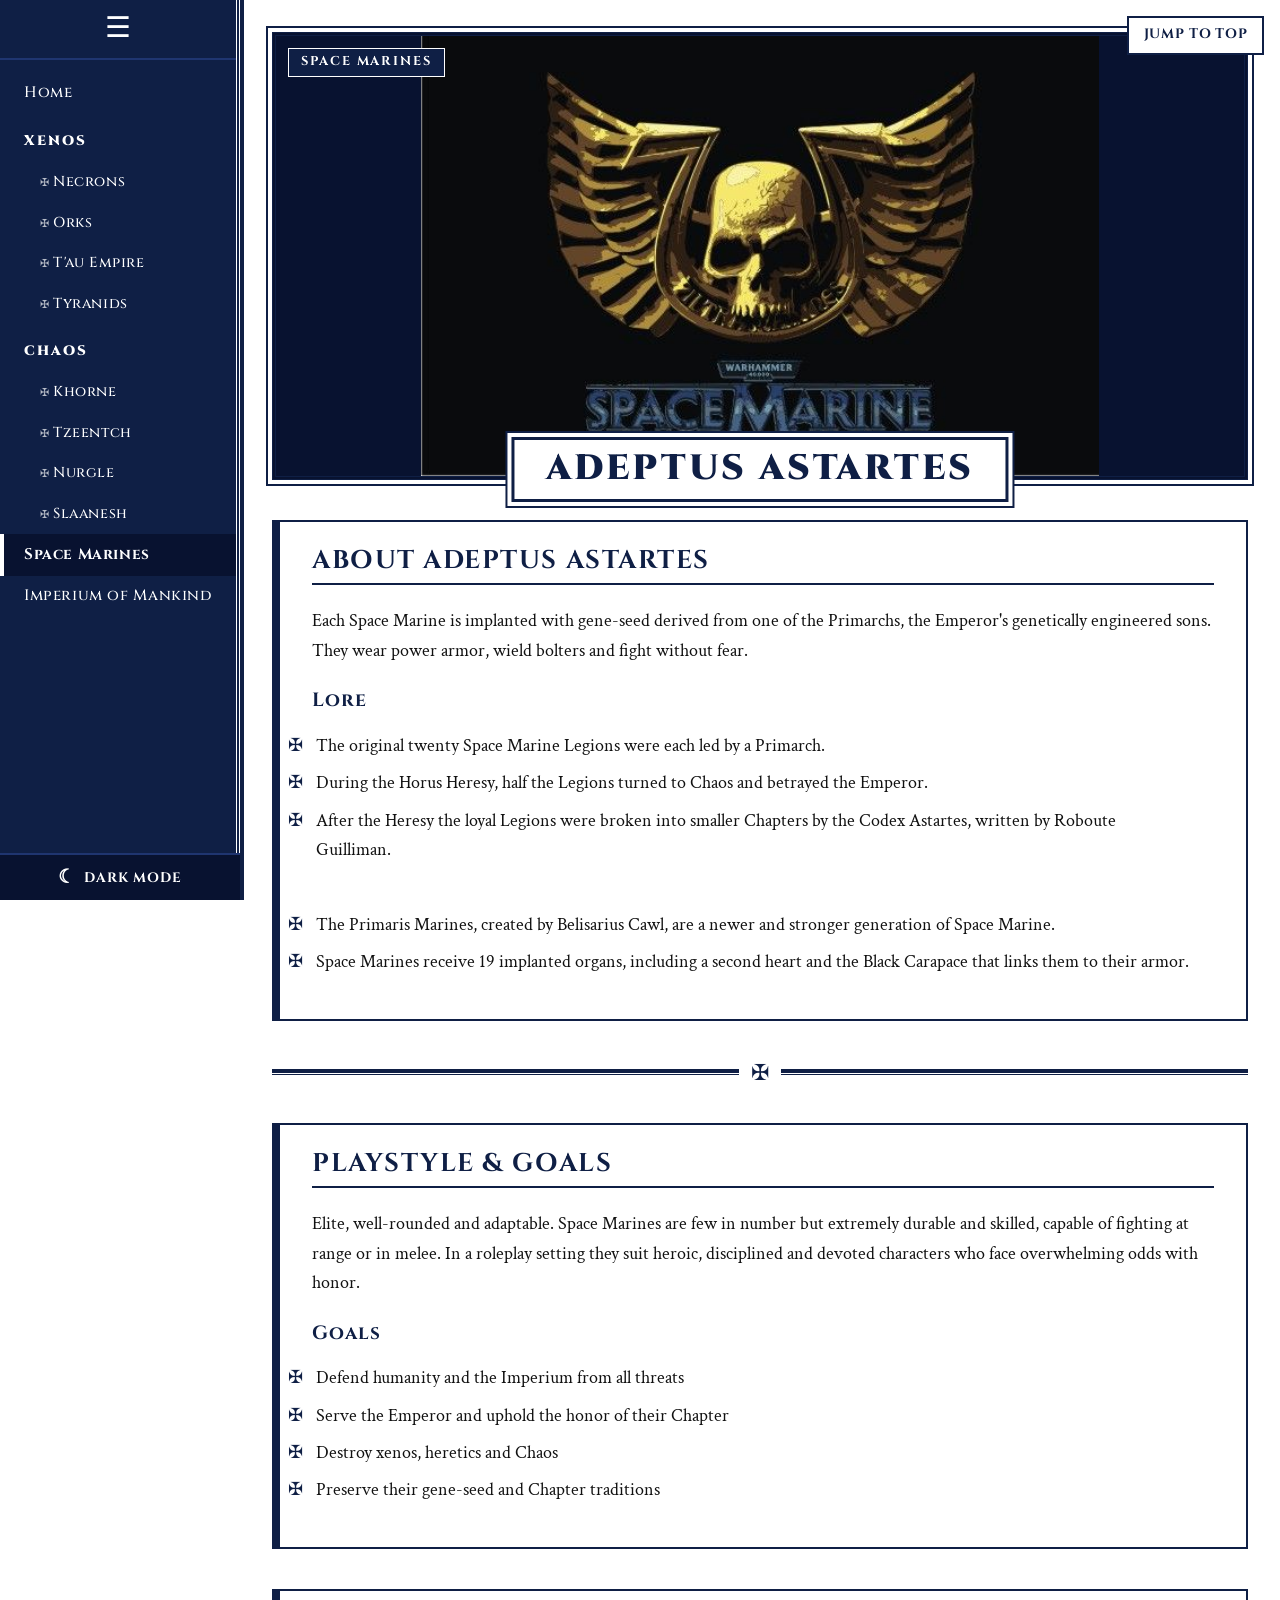
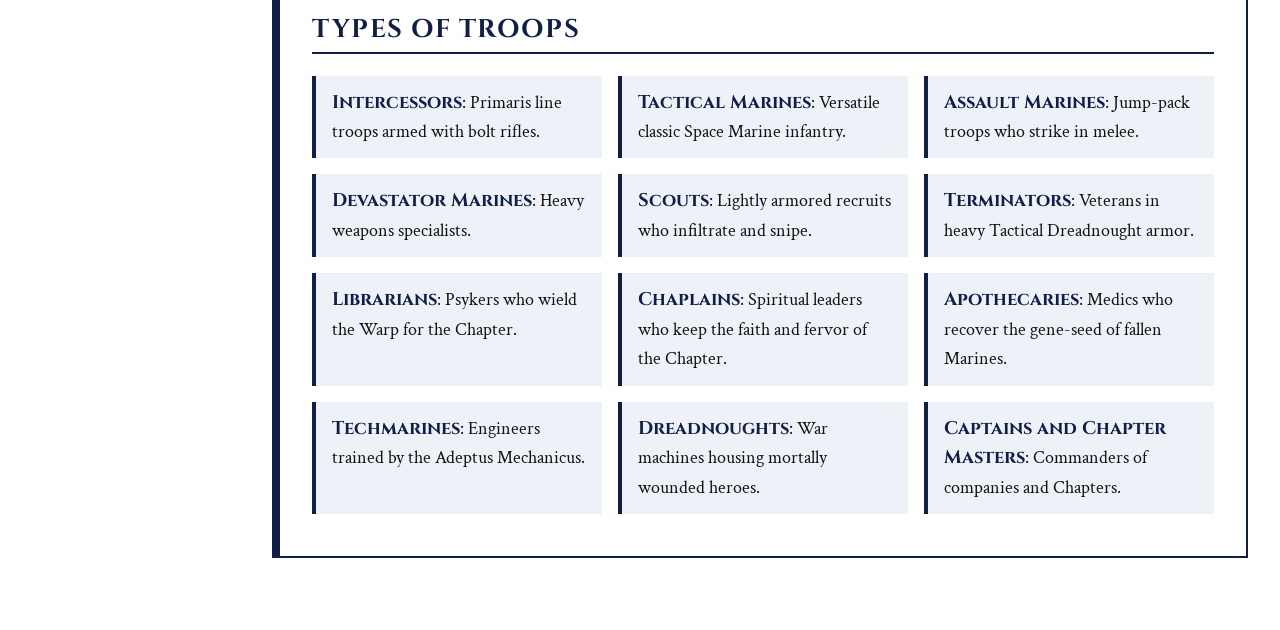
<file: space-marines.html>
<!DOCTYPE html>
<html lang="en">
<head>
  <meta charset="UTF-8">
  <meta name="viewport" content="width=device-width, initial-scale=1.0">
  <title>Adeptus Astartes | Warhammer 40,000 Roleplay</title>
  <meta name="description" content="Adeptus Astartes lore, playstyle, goals and troops for the Warhammer 40,000 roleplaying game.">
  <link rel="stylesheet" href="css/style.css">
  <script src="js/main.js"></script>
</head>
<body id="top">

  <!-- Side menu bar -->
  <nav class="side-menu" aria-label="Faction menu">
    <details class="menu" open>
      <summary class="menu-toggle" aria-label="Toggle menu">&#9776;</summary>
      <ul class="menu-list">
        <li><a href="index.html">Home</a></li>

        <li class="menu-group"><a href="xenos.html">Xenos</a>
          <ul>
            <li><a href="necrons.html">Necrons</a></li>
            <li><a href="orks.html">Orks</a></li>
            <li><a href="tau.html">T'au Empire</a></li>
            <li><a href="tyranids.html">Tyranids</a></li>
          </ul>
        </li>

        <li class="menu-group"><a href="chaos.html">Chaos</a>
          <ul>
            <li><a href="khorne.html">Khorne</a></li>
            <li><a href="tzeentch.html">Tzeentch</a></li>
            <li><a href="nurgle.html">Nurgle</a></li>
            <li><a href="slaanesh.html">Slaanesh</a></li>
          </ul>
        </li>

        <li><a href="space-marines.html" aria-current="page">Space Marines</a></li>
        <li><a href="imperium.html">Imperium of Mankind</a></li>
      </ul>
    </details>
  </nav>

  <main class="page">

    <!-- Jump to top of page -->
    <a class="jump-top" href="#top">Jump to top</a>

    <!-- Faction image with faction name -->
    <header class="hero">
      <img class="hero-image" src="images/Space%20Marines.jpg" alt="Adeptus Astartes artwork">
      <p class="faction-category">Space Marines</p>
      <h1 class="hero-title">Adeptus Astartes</h1>
    </header>

    <!-- About faction and lore -->
    <section class="about" id="about">
      <h2>About Adeptus Astartes</h2>
      <p>Each Space Marine is implanted with gene-seed derived from one of the Primarchs, the Emperor's genetically engineered sons. They wear power armor, wield bolters and fight without fear.</p>

      <h3>Lore</h3>
      <ul class="lore-list">
        <li>The original twenty Space Marine Legions were each led by a Primarch.</li>
        <li>During the Horus Heresy, half the Legions turned to Chaos and betrayed the Emperor.</li>
        <li>After the Heresy the loyal Legions were broken into smaller Chapters by the Codex Astartes, written by Roboute Guilliman.</li>
        <li>Famous Chapters include the Ultramarines, Blood Angels, Dark Angels, Space Wolves and Imperial Fists.</li>
        <li>The Primaris Marines, created by Belisarius Cawl, are a newer and stronger generation of Space Marine.</li>
        <li>Space Marines receive 19 implanted organs, including a second heart and the Black Carapace that links them to their armor.</li>
      </ul>
    </section>

    <!-- Navy divider -->
    <hr class="divider">

    <!-- Playstyle, goals and troops -->
    <section class="playstyle" id="playstyle">
      <h2>Playstyle &amp; Goals</h2>
      <p>Elite, well-rounded and adaptable. Space Marines are few in number but extremely durable and skilled, capable of fighting at range or in melee. In a roleplay setting they suit heroic, disciplined and devoted characters who face overwhelming odds with honor.</p>

      <h3>Goals</h3>
      <ul class="goals-list">
        <li>Defend humanity and the Imperium from all threats</li>
        <li>Serve the Emperor and uphold the honor of their Chapter</li>
        <li>Destroy xenos, heretics and Chaos</li>
        <li>Preserve their gene-seed and Chapter traditions</li>
      </ul>
    </section>

    <section class="troops" id="troops">
      <h2>Types of Troops</h2>
      <ul class="troops-list">
        <li><strong>Intercessors</strong>: Primaris line troops armed with bolt rifles.</li>
        <li><strong>Tactical Marines</strong>: Versatile classic Space Marine infantry.</li>
        <li><strong>Assault Marines</strong>: Jump-pack troops who strike in melee.</li>
        <li><strong>Devastator Marines</strong>: Heavy weapons specialists.</li>
        <li><strong>Scouts</strong>: Lightly armored recruits who infiltrate and snipe.</li>
        <li><strong>Terminators</strong>: Veterans in heavy Tactical Dreadnought armor.</li>
        <li><strong>Librarians</strong>: Psykers who wield the Warp for the Chapter.</li>
        <li><strong>Chaplains</strong>: Spiritual leaders who keep the faith and fervor of the Chapter.</li>
        <li><strong>Apothecaries</strong>: Medics who recover the gene-seed of fallen Marines.</li>
        <li><strong>Techmarines</strong>: Engineers trained by the Adeptus Mechanicus.</li>
        <li><strong>Dreadnoughts</strong>: War machines housing mortally wounded heroes.</li>
        <li><strong>Captains and Chapter Masters</strong>: Commanders of companies and Chapters.</li>
      </ul>
    </section>

  </main>

</body>
</html>
</file>
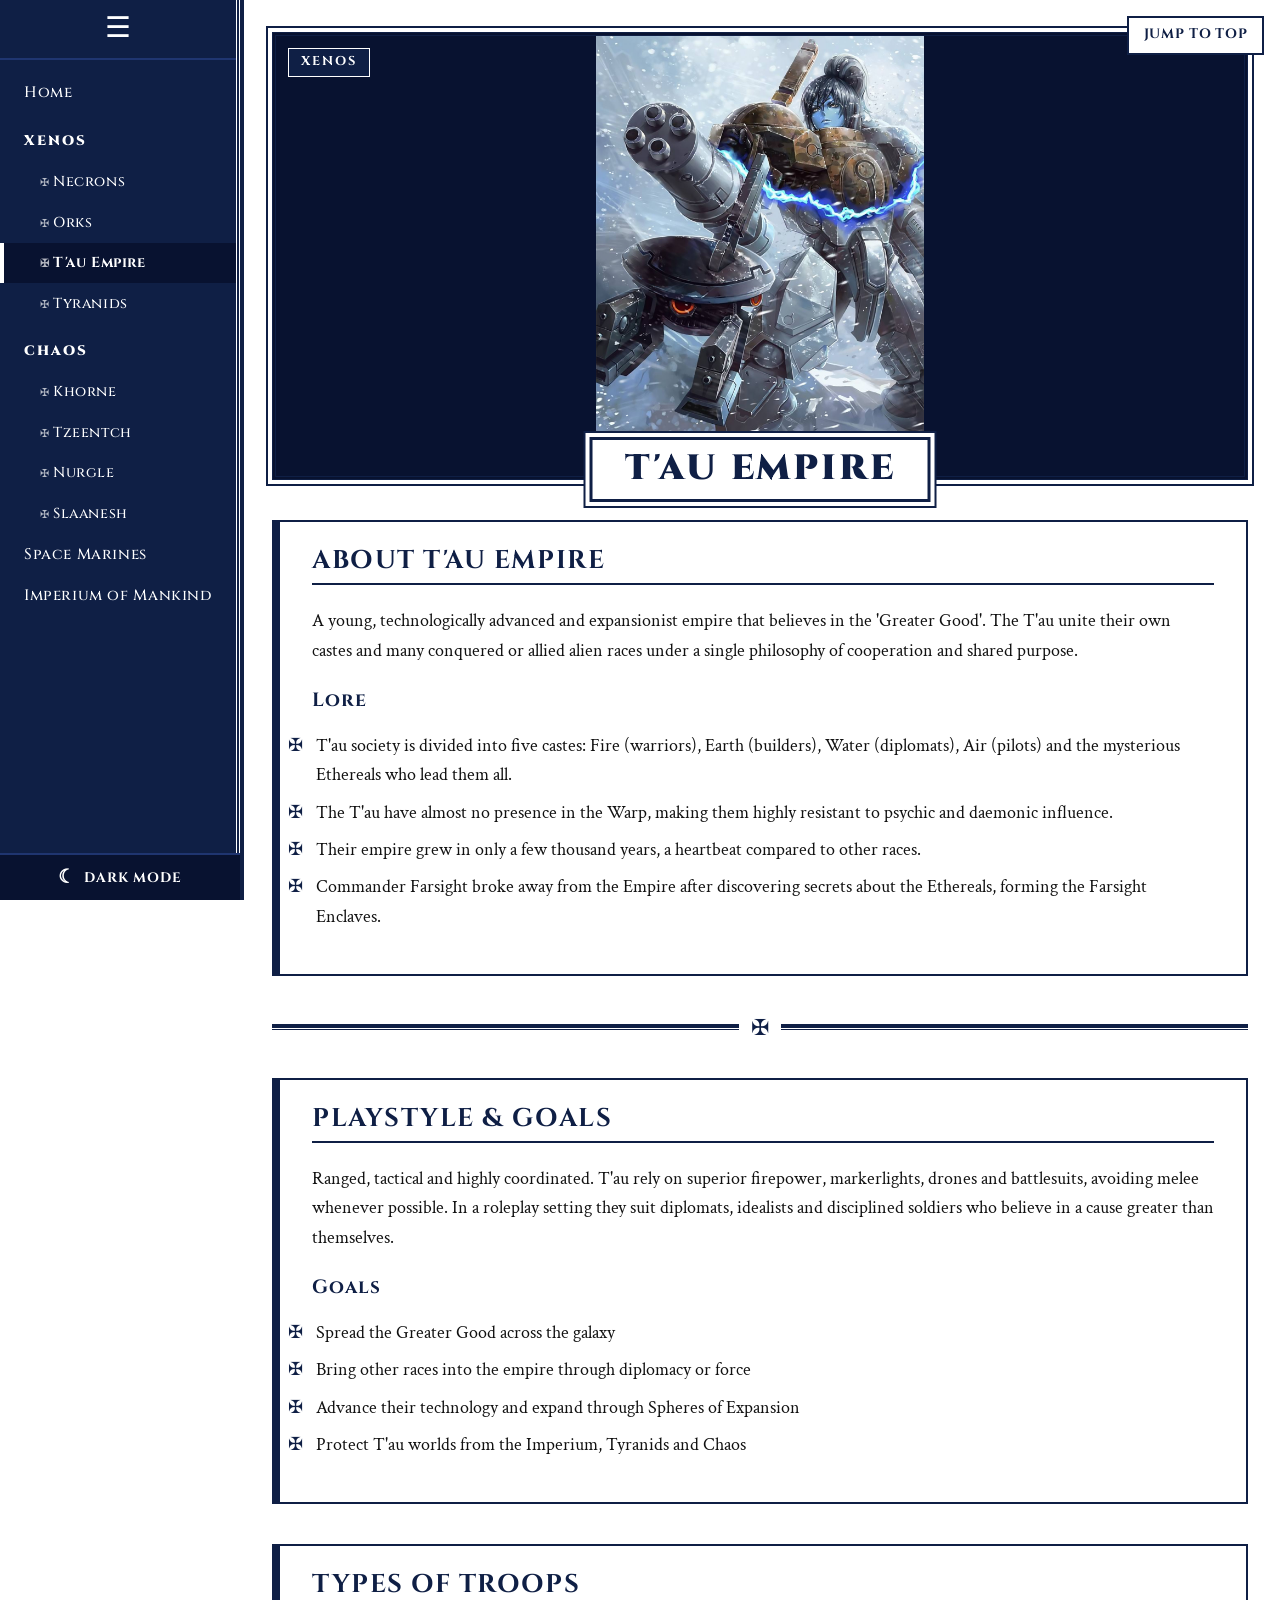
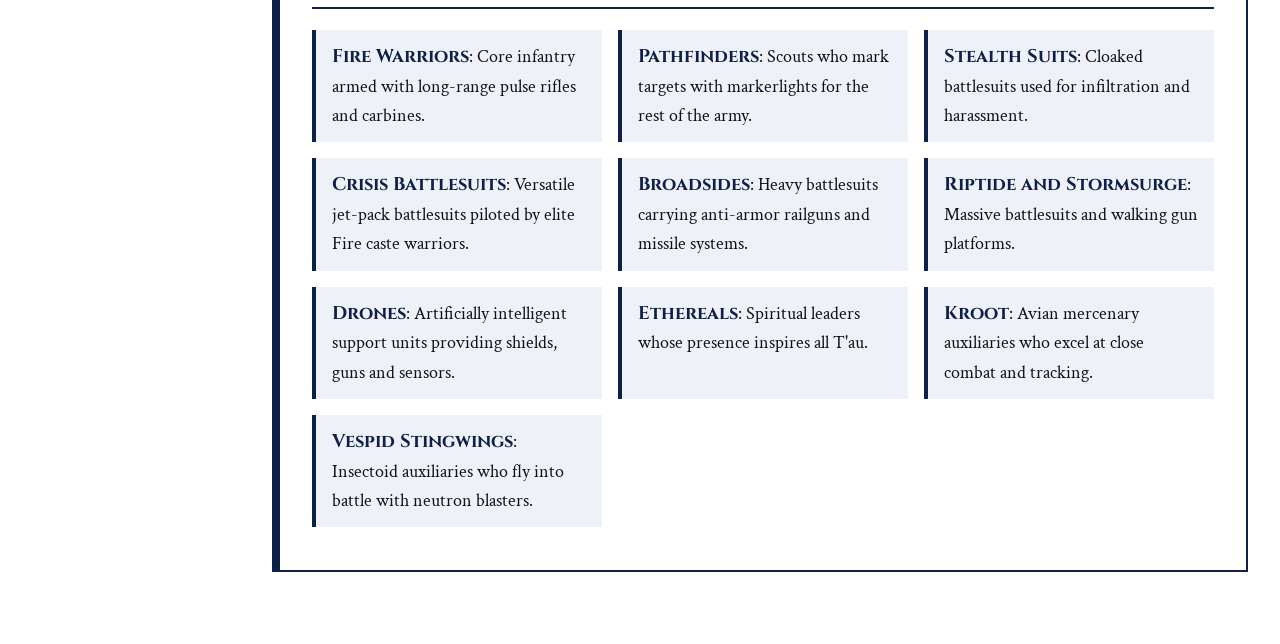
<file: tau.html>
<!DOCTYPE html>
<html lang="en">
<head>
  <meta charset="UTF-8">
  <meta name="viewport" content="width=device-width, initial-scale=1.0">
  <title>T'au Empire | Warhammer 40,000 Roleplay</title>
  <meta name="description" content="T&#x27;au Empire lore, playstyle, goals and troops for the Warhammer 40,000 roleplaying game.">
  <link rel="stylesheet" href="css/style.css">
  <script src="js/main.js"></script>
</head>
<body id="top">

  <!-- Side menu bar -->
  <nav class="side-menu" aria-label="Faction menu">
    <details class="menu" open>
      <summary class="menu-toggle" aria-label="Toggle menu">&#9776;</summary>
      <ul class="menu-list">
        <li><a href="index.html">Home</a></li>

        <li class="menu-group"><a href="xenos.html">Xenos</a>
          <ul>
            <li><a href="necrons.html">Necrons</a></li>
            <li><a href="orks.html">Orks</a></li>
            <li><a href="tau.html" aria-current="page">T'au Empire</a></li>
            <li><a href="tyranids.html">Tyranids</a></li>
          </ul>
        </li>

        <li class="menu-group"><a href="chaos.html">Chaos</a>
          <ul>
            <li><a href="khorne.html">Khorne</a></li>
            <li><a href="tzeentch.html">Tzeentch</a></li>
            <li><a href="nurgle.html">Nurgle</a></li>
            <li><a href="slaanesh.html">Slaanesh</a></li>
          </ul>
        </li>

        <li><a href="space-marines.html">Space Marines</a></li>
        <li><a href="imperium.html">Imperium of Mankind</a></li>
      </ul>
    </details>
  </nav>

  <main class="page">

    <!-- Jump to top of page -->
    <a class="jump-top" href="#top">Jump to top</a>

    <!-- Faction image with faction name -->
    <header class="hero">
      <img class="hero-image" src="images/T%27au.jpg" alt="T&#x27;au Empire artwork">
      <p class="faction-category">Xenos</p>
      <h1 class="hero-title">T'au Empire</h1>
    </header>

    <!-- About faction and lore -->
    <section class="about" id="about">
      <h2>About T'au Empire</h2>
      <p>A young, technologically advanced and expansionist empire that believes in the 'Greater Good'. The T'au unite their own castes and many conquered or allied alien races under a single philosophy of cooperation and shared purpose.</p>

      <h3>Lore</h3>
      <ul class="lore-list">
        <li>T'au society is divided into five castes: Fire (warriors), Earth (builders), Water (diplomats), Air (pilots) and the mysterious Ethereals who lead them all.</li>
        <li>The T'au have almost no presence in the Warp, making them highly resistant to psychic and daemonic influence.</li>
        <li>Their empire grew in only a few thousand years, a heartbeat compared to other races.</li>
        <li>Commander Farsight broke away from the Empire after discovering secrets about the Ethereals, forming the Farsight Enclaves.</li>
      </ul>
    </section>

    <!-- Navy divider -->
    <hr class="divider">

    <!-- Playstyle, goals and troops -->
    <section class="playstyle" id="playstyle">
      <h2>Playstyle &amp; Goals</h2>
      <p>Ranged, tactical and highly coordinated. T'au rely on superior firepower, markerlights, drones and battlesuits, avoiding melee whenever possible. In a roleplay setting they suit diplomats, idealists and disciplined soldiers who believe in a cause greater than themselves.</p>

      <h3>Goals</h3>
      <ul class="goals-list">
        <li>Spread the Greater Good across the galaxy</li>
        <li>Bring other races into the empire through diplomacy or force</li>
        <li>Advance their technology and expand through Spheres of Expansion</li>
        <li>Protect T'au worlds from the Imperium, Tyranids and Chaos</li>
      </ul>
    </section>

    <section class="troops" id="troops">
      <h2>Types of Troops</h2>
      <ul class="troops-list">
        <li><strong>Fire Warriors</strong>: Core infantry armed with long-range pulse rifles and carbines.</li>
        <li><strong>Pathfinders</strong>: Scouts who mark targets with markerlights for the rest of the army.</li>
        <li><strong>Stealth Suits</strong>: Cloaked battlesuits used for infiltration and harassment.</li>
        <li><strong>Crisis Battlesuits</strong>: Versatile jet-pack battlesuits piloted by elite Fire caste warriors.</li>
        <li><strong>Broadsides</strong>: Heavy battlesuits carrying anti-armor railguns and missile systems.</li>
        <li><strong>Riptide and Stormsurge</strong>: Massive battlesuits and walking gun platforms.</li>
        <li><strong>Drones</strong>: Artificially intelligent support units providing shields, guns and sensors.</li>
        <li><strong>Ethereals</strong>: Spiritual leaders whose presence inspires all T'au.</li>
        <li><strong>Kroot</strong>: Avian mercenary auxiliaries who excel at close combat and tracking.</li>
        <li><strong>Vespid Stingwings</strong>: Insectoid auxiliaries who fly into battle with neutron blasters.</li>
      </ul>
    </section>

  </main>

</body>
</html>
</file>
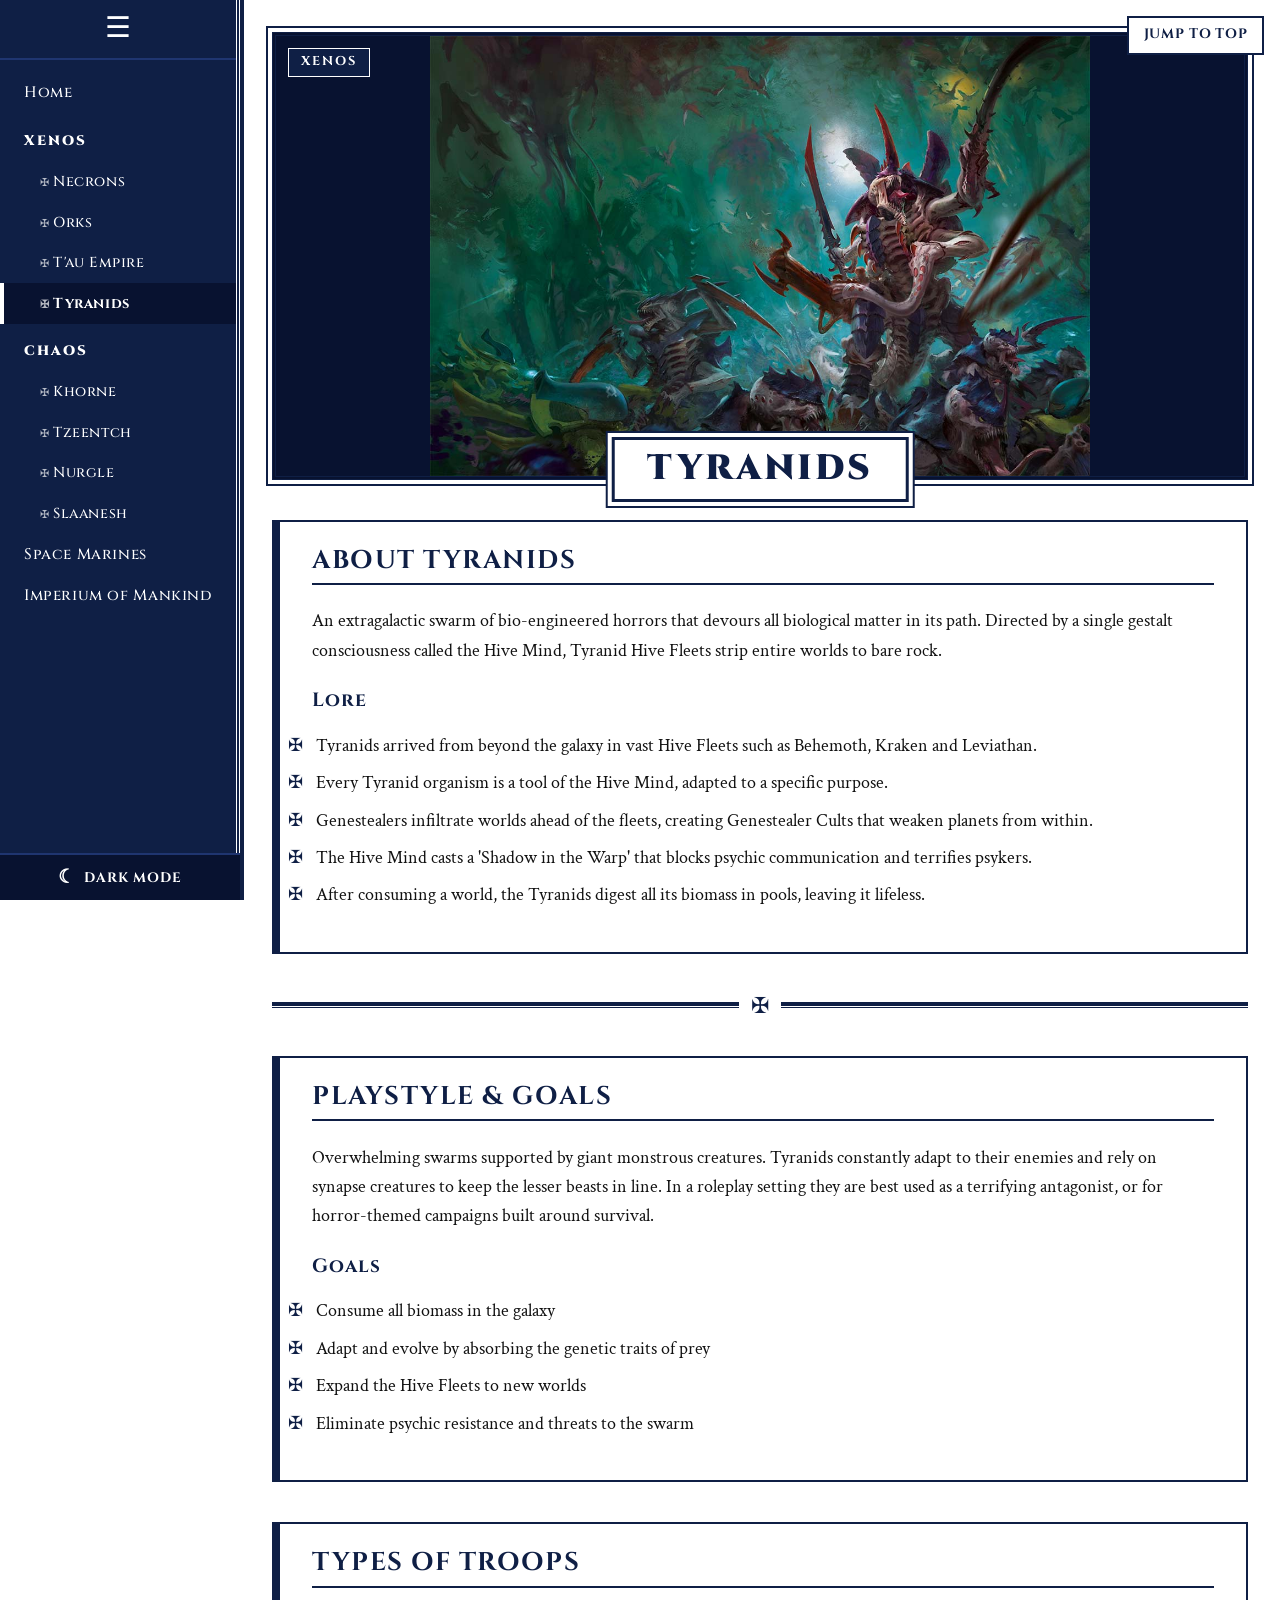
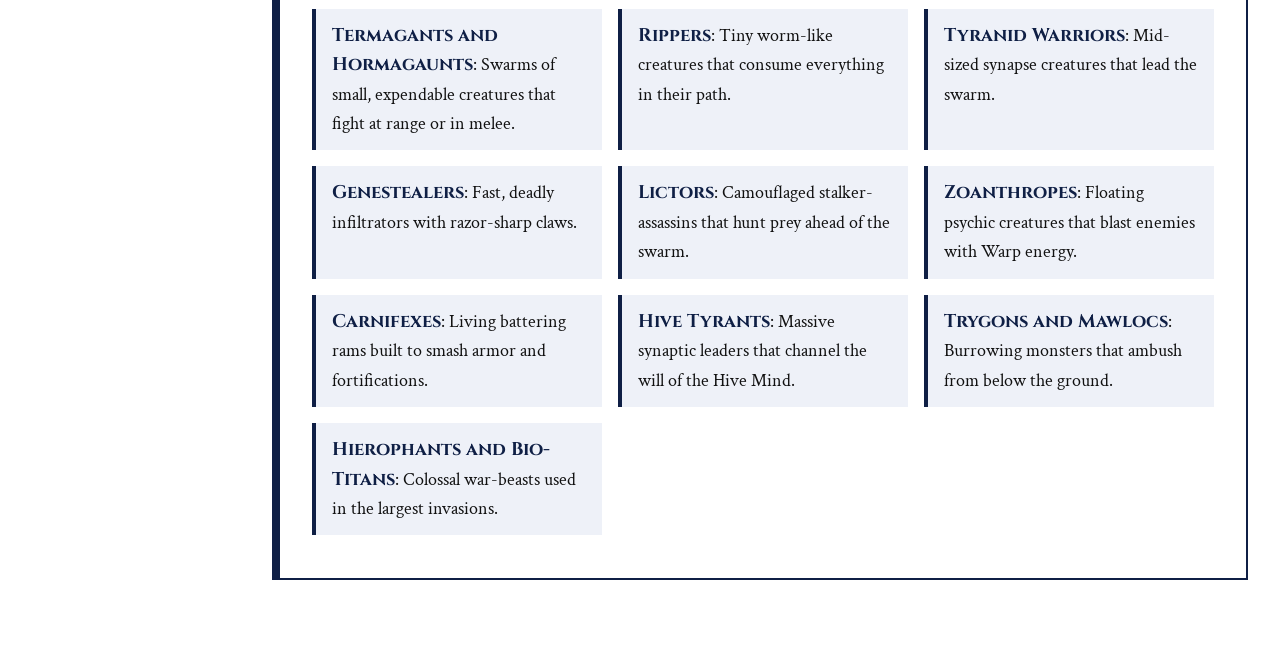
<file: tyranids.html>
<!DOCTYPE html>
<html lang="en">
<head>
  <meta charset="UTF-8">
  <meta name="viewport" content="width=device-width, initial-scale=1.0">
  <title>Tyranids | Warhammer 40,000 Roleplay</title>
  <meta name="description" content="Tyranids lore, playstyle, goals and troops for the Warhammer 40,000 roleplaying game.">
  <link rel="stylesheet" href="css/style.css">
  <script src="js/main.js"></script>
</head>
<body id="top">

  <!-- Side menu bar -->
  <nav class="side-menu" aria-label="Faction menu">
    <details class="menu" open>
      <summary class="menu-toggle" aria-label="Toggle menu">&#9776;</summary>
      <ul class="menu-list">
        <li><a href="index.html">Home</a></li>

        <li class="menu-group"><a href="xenos.html">Xenos</a>
          <ul>
            <li><a href="necrons.html">Necrons</a></li>
            <li><a href="orks.html">Orks</a></li>
            <li><a href="tau.html">T'au Empire</a></li>
            <li><a href="tyranids.html" aria-current="page">Tyranids</a></li>
          </ul>
        </li>

        <li class="menu-group"><a href="chaos.html">Chaos</a>
          <ul>
            <li><a href="khorne.html">Khorne</a></li>
            <li><a href="tzeentch.html">Tzeentch</a></li>
            <li><a href="nurgle.html">Nurgle</a></li>
            <li><a href="slaanesh.html">Slaanesh</a></li>
          </ul>
        </li>

        <li><a href="space-marines.html">Space Marines</a></li>
        <li><a href="imperium.html">Imperium of Mankind</a></li>
      </ul>
    </details>
  </nav>

  <main class="page">

    <!-- Jump to top of page -->
    <a class="jump-top" href="#top">Jump to top</a>

    <!-- Faction image with faction name -->
    <header class="hero">
      <img class="hero-image" src="images/Tyranids.jpg" alt="Tyranids artwork">
      <p class="faction-category">Xenos</p>
      <h1 class="hero-title">Tyranids</h1>
    </header>

    <!-- About faction and lore -->
    <section class="about" id="about">
      <h2>About Tyranids</h2>
      <p>An extragalactic swarm of bio-engineered horrors that devours all biological matter in its path. Directed by a single gestalt consciousness called the Hive Mind, Tyranid Hive Fleets strip entire worlds to bare rock.</p>

      <h3>Lore</h3>
      <ul class="lore-list">
        <li>Tyranids arrived from beyond the galaxy in vast Hive Fleets such as Behemoth, Kraken and Leviathan.</li>
        <li>Every Tyranid organism is a tool of the Hive Mind, adapted to a specific purpose.</li>
        <li>Genestealers infiltrate worlds ahead of the fleets, creating Genestealer Cults that weaken planets from within.</li>
        <li>The Hive Mind casts a 'Shadow in the Warp' that blocks psychic communication and terrifies psykers.</li>
        <li>After consuming a world, the Tyranids digest all its biomass in pools, leaving it lifeless.</li>
      </ul>
    </section>

    <!-- Navy divider -->
    <hr class="divider">

    <!-- Playstyle, goals and troops -->
    <section class="playstyle" id="playstyle">
      <h2>Playstyle &amp; Goals</h2>
      <p>Overwhelming swarms supported by giant monstrous creatures. Tyranids constantly adapt to their enemies and rely on synapse creatures to keep the lesser beasts in line. In a roleplay setting they are best used as a terrifying antagonist, or for horror-themed campaigns built around survival.</p>

      <h3>Goals</h3>
      <ul class="goals-list">
        <li>Consume all biomass in the galaxy</li>
        <li>Adapt and evolve by absorbing the genetic traits of prey</li>
        <li>Expand the Hive Fleets to new worlds</li>
        <li>Eliminate psychic resistance and threats to the swarm</li>
      </ul>
    </section>

    <section class="troops" id="troops">
      <h2>Types of Troops</h2>
      <ul class="troops-list">
        <li><strong>Termagants and Hormagaunts</strong>: Swarms of small, expendable creatures that fight at range or in melee.</li>
        <li><strong>Rippers</strong>: Tiny worm-like creatures that consume everything in their path.</li>
        <li><strong>Tyranid Warriors</strong>: Mid-sized synapse creatures that lead the swarm.</li>
        <li><strong>Genestealers</strong>: Fast, deadly infiltrators with razor-sharp claws.</li>
        <li><strong>Lictors</strong>: Camouflaged stalker-assassins that hunt prey ahead of the swarm.</li>
        <li><strong>Zoanthropes</strong>: Floating psychic creatures that blast enemies with Warp energy.</li>
        <li><strong>Carnifexes</strong>: Living battering rams built to smash armor and fortifications.</li>
        <li><strong>Hive Tyrants</strong>: Massive synaptic leaders that channel the will of the Hive Mind.</li>
        <li><strong>Trygons and Mawlocs</strong>: Burrowing monsters that ambush from below the ground.</li>
        <li><strong>Hierophants and Bio-Titans</strong>: Colossal war-beasts used in the largest invasions.</li>
      </ul>
    </section>

  </main>

</body>
</html>
</file>
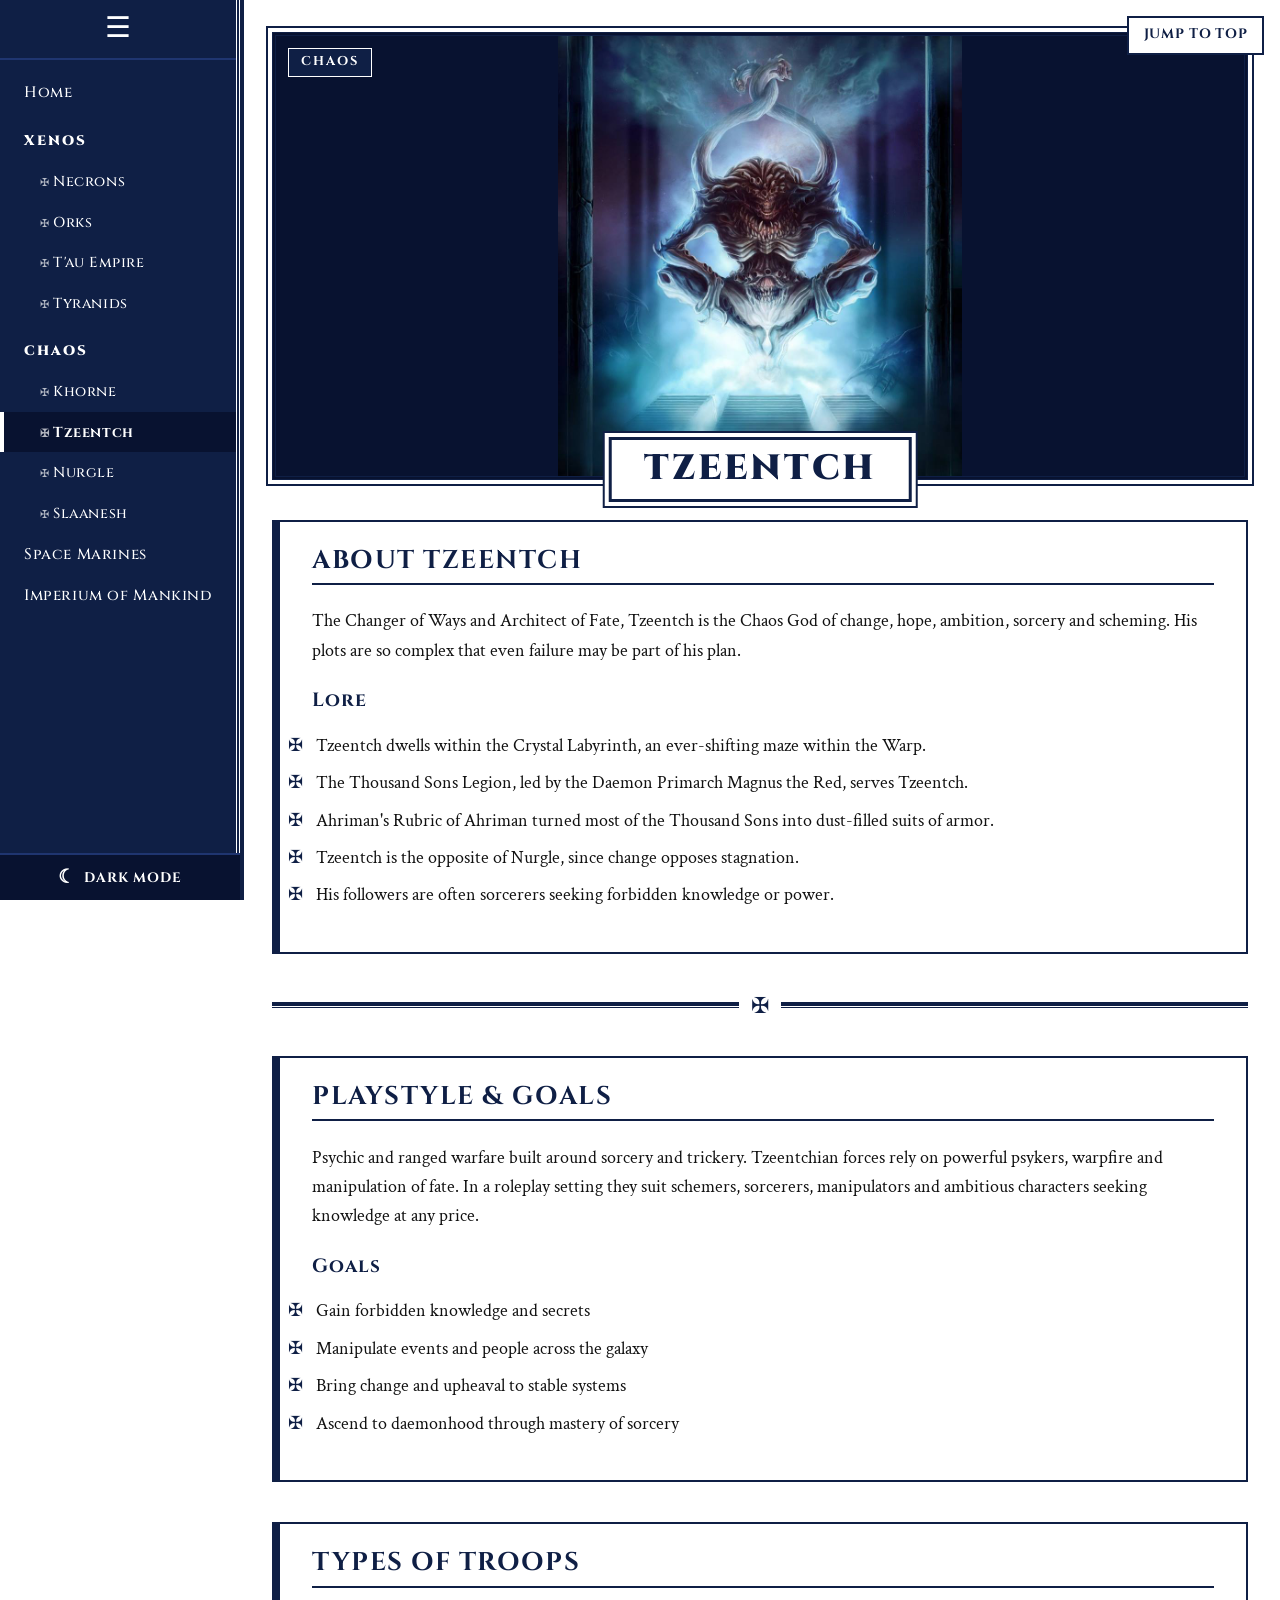
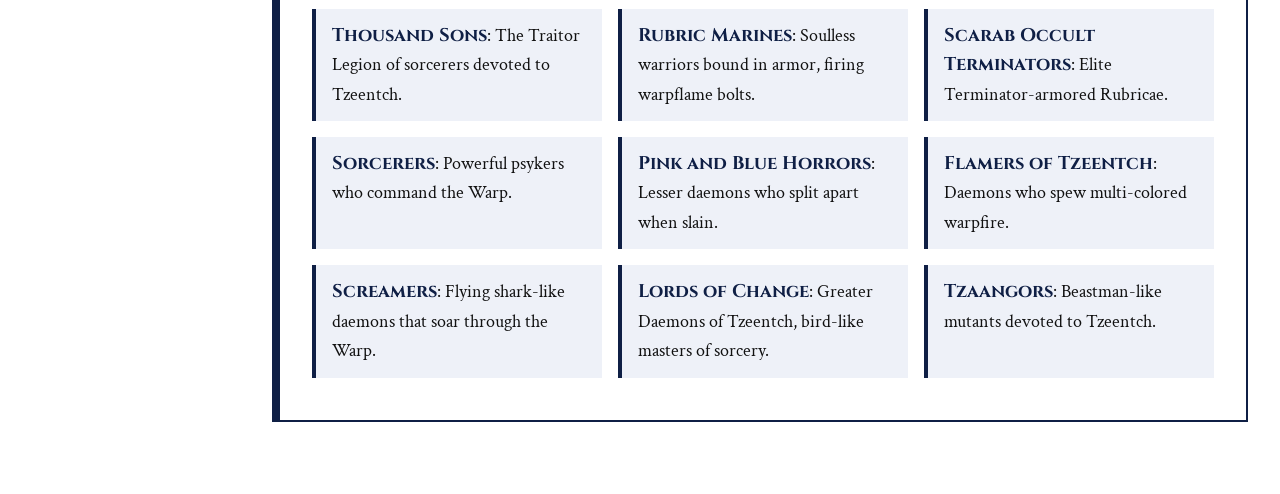
<file: tzeentch.html>
<!DOCTYPE html>
<html lang="en">
<head>
  <meta charset="UTF-8">
  <meta name="viewport" content="width=device-width, initial-scale=1.0">
  <title>Tzeentch | Warhammer 40,000 Roleplay</title>
  <meta name="description" content="Tzeentch lore, playstyle, goals and troops for the Warhammer 40,000 roleplaying game.">
  <link rel="stylesheet" href="css/style.css">
  <script src="js/main.js"></script>
</head>
<body id="top">

  <!-- Side menu bar -->
  <nav class="side-menu" aria-label="Faction menu">
    <details class="menu" open>
      <summary class="menu-toggle" aria-label="Toggle menu">&#9776;</summary>
      <ul class="menu-list">
        <li><a href="index.html">Home</a></li>

        <li class="menu-group"><a href="xenos.html">Xenos</a>
          <ul>
            <li><a href="necrons.html">Necrons</a></li>
            <li><a href="orks.html">Orks</a></li>
            <li><a href="tau.html">T'au Empire</a></li>
            <li><a href="tyranids.html">Tyranids</a></li>
          </ul>
        </li>

        <li class="menu-group"><a href="chaos.html">Chaos</a>
          <ul>
            <li><a href="khorne.html">Khorne</a></li>
            <li><a href="tzeentch.html" aria-current="page">Tzeentch</a></li>
            <li><a href="nurgle.html">Nurgle</a></li>
            <li><a href="slaanesh.html">Slaanesh</a></li>
          </ul>
        </li>

        <li><a href="space-marines.html">Space Marines</a></li>
        <li><a href="imperium.html">Imperium of Mankind</a></li>
      </ul>
    </details>
  </nav>

  <main class="page">

    <!-- Jump to top of page -->
    <a class="jump-top" href="#top">Jump to top</a>

    <!-- Faction image with faction name -->
    <header class="hero">
      <img class="hero-image" src="images/Tzeentch.jpeg" alt="Tzeentch artwork">
      <p class="faction-category">Chaos</p>
      <h1 class="hero-title">Tzeentch</h1>
    </header>

    <!-- About faction and lore -->
    <section class="about" id="about">
      <h2>About Tzeentch</h2>
      <p>The Changer of Ways and Architect of Fate, Tzeentch is the Chaos God of change, hope, ambition, sorcery and scheming. His plots are so complex that even failure may be part of his plan.</p>

      <h3>Lore</h3>
      <ul class="lore-list">
        <li>Tzeentch dwells within the Crystal Labyrinth, an ever-shifting maze within the Warp.</li>
        <li>The Thousand Sons Legion, led by the Daemon Primarch Magnus the Red, serves Tzeentch.</li>
        <li>Ahriman's Rubric of Ahriman turned most of the Thousand Sons into dust-filled suits of armor.</li>
        <li>Tzeentch is the opposite of Nurgle, since change opposes stagnation.</li>
        <li>His followers are often sorcerers seeking forbidden knowledge or power.</li>
      </ul>
    </section>

    <!-- Navy divider -->
    <hr class="divider">

    <!-- Playstyle, goals and troops -->
    <section class="playstyle" id="playstyle">
      <h2>Playstyle &amp; Goals</h2>
      <p>Psychic and ranged warfare built around sorcery and trickery. Tzeentchian forces rely on powerful psykers, warpfire and manipulation of fate. In a roleplay setting they suit schemers, sorcerers, manipulators and ambitious characters seeking knowledge at any price.</p>

      <h3>Goals</h3>
      <ul class="goals-list">
        <li>Gain forbidden knowledge and secrets</li>
        <li>Manipulate events and people across the galaxy</li>
        <li>Bring change and upheaval to stable systems</li>
        <li>Ascend to daemonhood through mastery of sorcery</li>
      </ul>
    </section>

    <section class="troops" id="troops">
      <h2>Types of Troops</h2>
      <ul class="troops-list">
        <li><strong>Thousand Sons</strong>: The Traitor Legion of sorcerers devoted to Tzeentch.</li>
        <li><strong>Rubric Marines</strong>: Soulless warriors bound in armor, firing warpflame bolts.</li>
        <li><strong>Scarab Occult Terminators</strong>: Elite Terminator-armored Rubricae.</li>
        <li><strong>Sorcerers</strong>: Powerful psykers who command the Warp.</li>
        <li><strong>Pink and Blue Horrors</strong>: Lesser daemons who split apart when slain.</li>
        <li><strong>Flamers of Tzeentch</strong>: Daemons who spew multi-colored warpfire.</li>
        <li><strong>Screamers</strong>: Flying shark-like daemons that soar through the Warp.</li>
        <li><strong>Lords of Change</strong>: Greater Daemons of Tzeentch, bird-like masters of sorcery.</li>
        <li><strong>Tzaangors</strong>: Beastman-like mutants devoted to Tzeentch.</li>
      </ul>
    </section>

  </main>

</body>
</html>
</file>
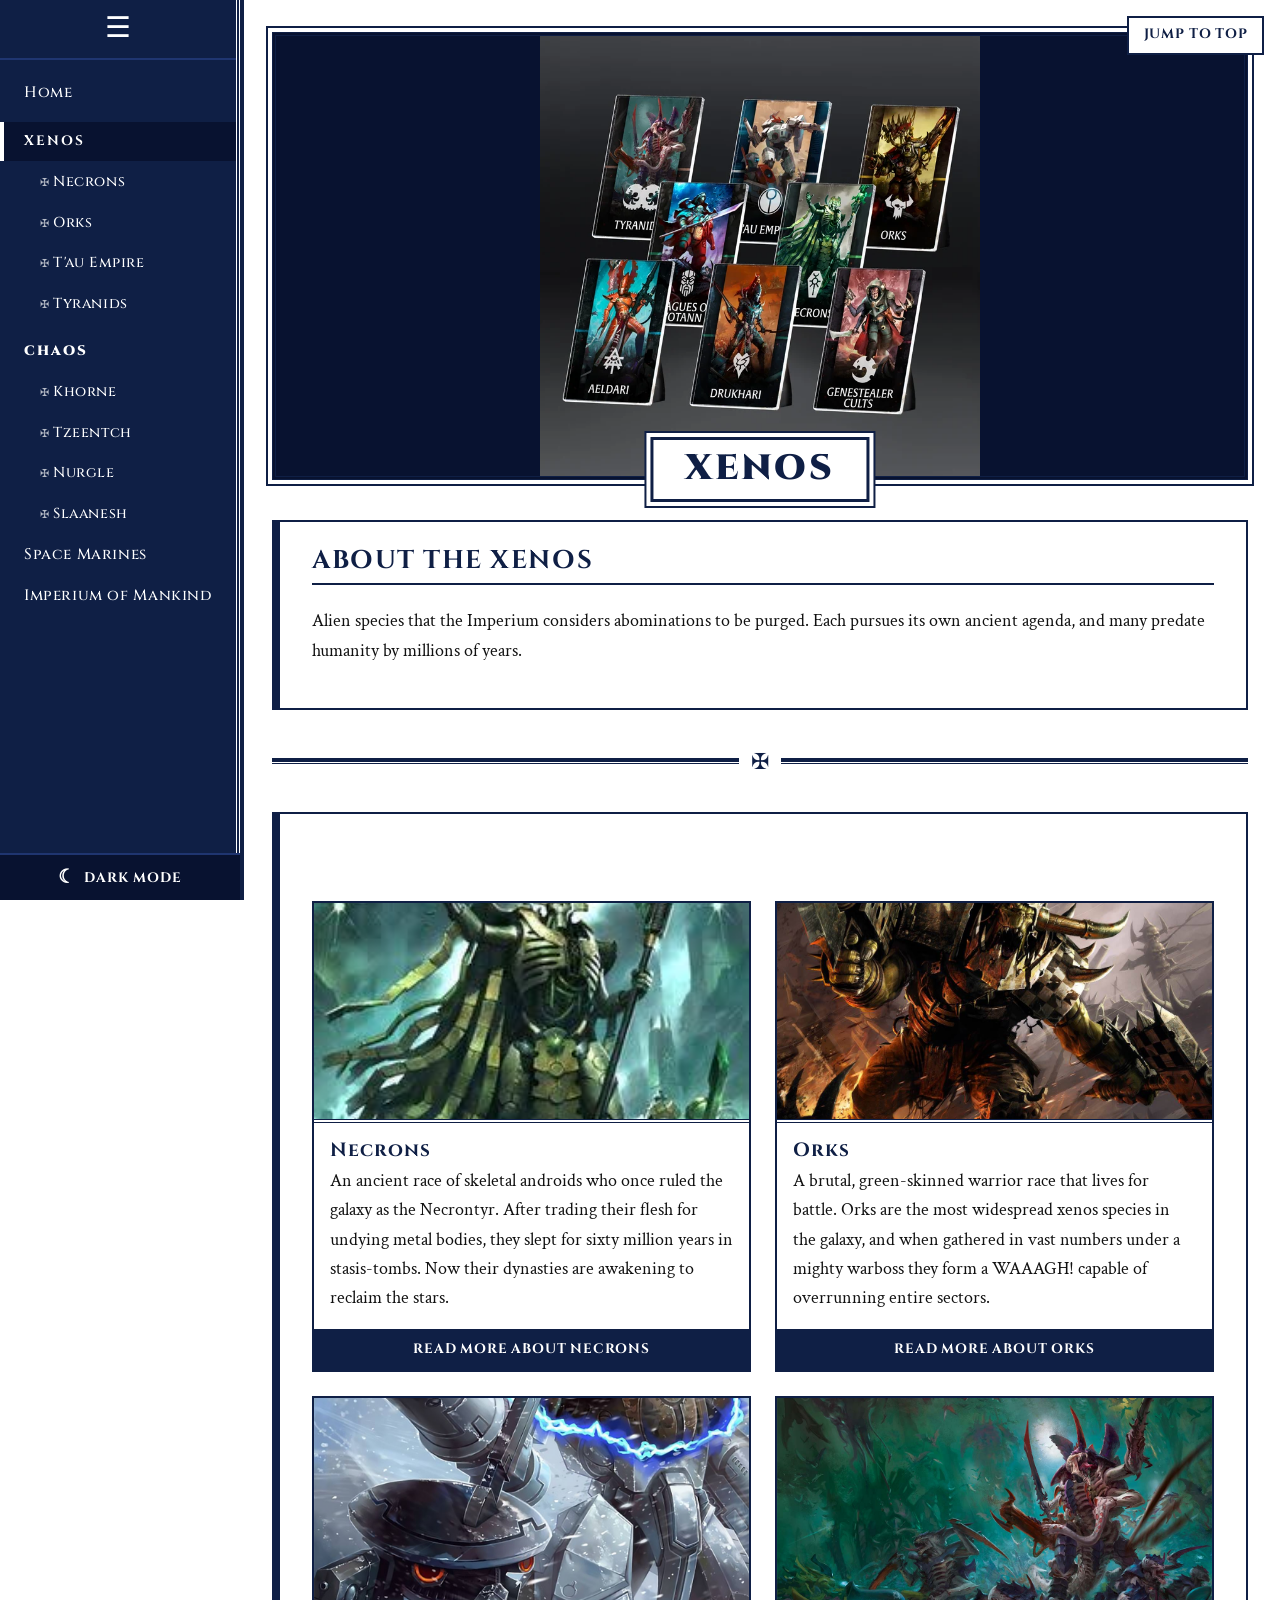
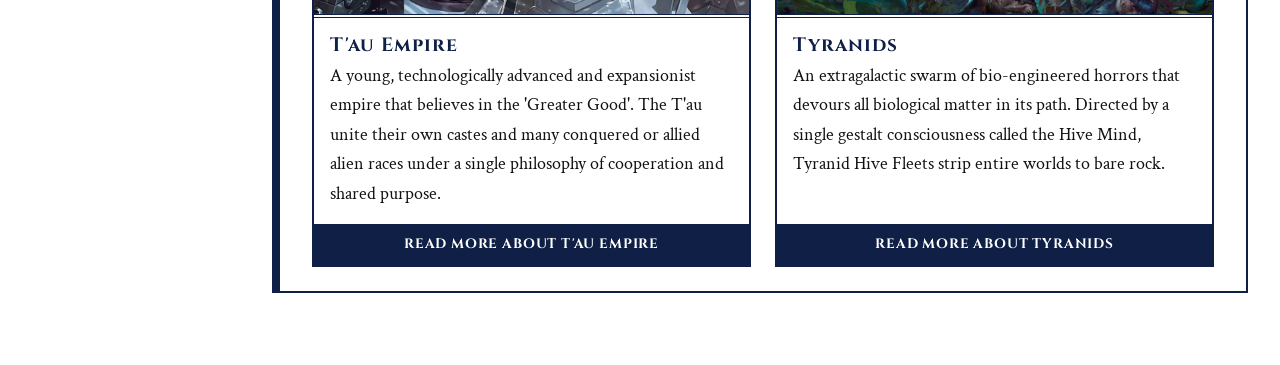
<file: xenos.html>
<!DOCTYPE html>
<html lang="en">
<head>
  <meta charset="UTF-8">
  <meta name="viewport" content="width=device-width, initial-scale=1.0">
  <title>Xenos | Warhammer 40,000 Roleplay</title>
  <meta name="description" content="An overview of the Xenos factions in the Warhammer 40,000 roleplaying game.">
  <link rel="stylesheet" href="css/style.css">
  <script src="js/main.js"></script>
</head>
<body id="top">

  <!-- Side menu bar -->
  <nav class="side-menu" aria-label="Faction menu">
    <details class="menu" open>
      <summary class="menu-toggle" aria-label="Toggle menu">&#9776;</summary>
      <ul class="menu-list">
        <li><a href="index.html">Home</a></li>

        <li class="menu-group"><a href="xenos.html" aria-current="page">Xenos</a>
          <ul>
            <li><a href="necrons.html">Necrons</a></li>
            <li><a href="orks.html">Orks</a></li>
            <li><a href="tau.html">T'au Empire</a></li>
            <li><a href="tyranids.html">Tyranids</a></li>
          </ul>
        </li>

        <li class="menu-group"><a href="chaos.html">Chaos</a>
          <ul>
            <li><a href="khorne.html">Khorne</a></li>
            <li><a href="tzeentch.html">Tzeentch</a></li>
            <li><a href="nurgle.html">Nurgle</a></li>
            <li><a href="slaanesh.html">Slaanesh</a></li>
          </ul>
        </li>

        <li><a href="space-marines.html">Space Marines</a></li>
        <li><a href="imperium.html">Imperium of Mankind</a></li>
      </ul>
    </details>
  </nav>

  <main class="page">

    <!-- Jump to top of page -->
    <a class="jump-top" href="#top">Jump to top</a>

    <!-- Group image with name -->
    <header class="hero">
      <img class="hero-image" src="images/Xenos.webp" alt="Xenos artwork">
      <h1 class="hero-title">Xenos</h1>
    </header>

    <!-- About this group -->
    <section class="about" id="about">
      <h2>About the Xenos</h2>
      <p>Alien species that the Imperium considers abominations to be purged. Each pursues its own ancient agenda, and many predate humanity by millions of years.</p>
    </section>

    <!-- Navy divider -->
    <hr class="divider">

    <!-- Factions in this group -->
    <section class="faction-cards" id="factions">
      <h2>Xenos Factions</h2>

      <article class="faction-card">
        <a href="necrons.html"><img class="faction-card-image" src="images/Necrons.jfif" alt="Necrons artwork"></a>
        <h3><a href="necrons.html">Necrons</a></h3>
        <p>An ancient race of skeletal androids who once ruled the galaxy as the Necrontyr. After trading their flesh for undying metal bodies, they slept for sixty million years in stasis-tombs. Now their dynasties are awakening to reclaim the stars.</p>
        <a class="read-more" href="necrons.html">Read more about Necrons</a>
      </article>

      <article class="faction-card">
        <a href="orks.html"><img class="faction-card-image" src="images/Ork.jpg" alt="Orks artwork"></a>
        <h3><a href="orks.html">Orks</a></h3>
        <p>A brutal, green-skinned warrior race that lives for battle. Orks are the most widespread xenos species in the galaxy, and when gathered in vast numbers under a mighty warboss they form a WAAAGH! capable of overrunning entire sectors.</p>
        <a class="read-more" href="orks.html">Read more about Orks</a>
      </article>

      <article class="faction-card">
        <a href="tau.html"><img class="faction-card-image" src="images/T%27au.jpg" alt="T&#x27;au Empire artwork"></a>
        <h3><a href="tau.html">T'au Empire</a></h3>
        <p>A young, technologically advanced and expansionist empire that believes in the 'Greater Good'. The T'au unite their own castes and many conquered or allied alien races under a single philosophy of cooperation and shared purpose.</p>
        <a class="read-more" href="tau.html">Read more about T'au Empire</a>
      </article>

      <article class="faction-card">
        <a href="tyranids.html"><img class="faction-card-image" src="images/Tyranids.jpg" alt="Tyranids artwork"></a>
        <h3><a href="tyranids.html">Tyranids</a></h3>
        <p>An extragalactic swarm of bio-engineered horrors that devours all biological matter in its path. Directed by a single gestalt consciousness called the Hive Mind, Tyranid Hive Fleets strip entire worlds to bare rock.</p>
        <a class="read-more" href="tyranids.html">Read more about Tyranids</a>
      </article>
    </section>

  </main>

</body>
</html>
</file>
<file: css/style.css>
/* ==========================================================================
   Warhammer 40,000 Roleplay - site styles
   Navy & white: navy menu bar, borders and dividers; white background,
   black text. Gothic, Imperial-feeling type and framing.
   ========================================================================== */

@import url("https://fonts.googleapis.com/css2?family=Cinzel:wght@500;700;900&family=Crimson+Text:ital,wght@0,400;0,600;1,400&display=swap");

:root {
  --navy: #0f1f45;
  --navy-dark: #081230;
  --navy-light: #1f3570;
  --navy-tint: #eef1f8;
  --white: #ffffff;
  --text: #111111;
  --muted: #3a3f4b;

  --menu-width: 240px;
  --menu-collapsed: 60px;

  --font-heading: "Cinzel", "Times New Roman", serif;
  --font-body: "Crimson Text", Georgia, serif;
}

/* ---------- Base ---------- */

*,
*::before,
*::after {
  box-sizing: border-box;
}

html {
  scroll-behavior: smooth;
}

body {
  margin: 0;
  background: var(--white);
  color: var(--text);
  font-family: var(--font-body);
  font-size: 1.15rem;
  line-height: 1.6;
}

img {
  max-width: 100%;
  display: block;
}

a {
  color: var(--navy);
}

a:hover {
  color: var(--navy-light);
}

:focus-visible {
  outline: 3px solid var(--navy-light);
  outline-offset: 3px;
}

h1,
h2,
h3 {
  font-family: var(--font-heading);
  color: var(--navy);
  line-height: 1.2;
}

/* ---------- Side menu bar ---------- */

.side-menu {
  position: fixed;
  top: 0;
  left: 0;
  bottom: 0;
  width: var(--menu-width);
  background: var(--navy);
  color: var(--white);
  border-right: 4px double var(--white);
  box-shadow: 4px 0 0 var(--navy);
  overflow-y: auto;
  z-index: 10;
}

.menu-toggle {
  display: flex;
  align-items: center;
  justify-content: center;
  height: 60px;
  font-size: 1.8rem;
  cursor: pointer;
  list-style: none;
  border-bottom: 2px solid var(--navy-light);
  user-select: none;
}

.menu-toggle::-webkit-details-marker {
  display: none;
}

.menu-toggle:hover {
  background: var(--navy-light);
}

.menu-list,
.menu-list ul {
  list-style: none;
  margin: 0;
  padding: 0;
}

.menu-list {
  padding: 0.75rem 0;
}

.menu-list a {
  display: block;
  padding: 0.55rem 1.25rem;
  color: var(--white);
  font-family: var(--font-heading);
  font-size: 0.95rem;
  font-weight: 500;
  letter-spacing: 0.04em;
  text-decoration: none;
  border-left: 4px solid transparent;
}

.menu-list a:hover {
  background: var(--navy-light);
  color: var(--white);
}

.menu-list a[aria-current="page"] {
  border-left-color: var(--white);
  background: var(--navy-dark);
  font-weight: 700;
}

/* Group labels (Xenos, Chaos) */
.menu-group {
  margin-top: 0.5rem;
}

.menu-group > a {
  font-weight: 900;
  text-transform: uppercase;
  letter-spacing: 0.15em;
  font-size: 0.85rem;
}

.menu-group ul a {
  padding-left: 2.25rem;
  font-size: 0.9rem;
}

.menu-group ul a::before {
  content: "\2720\00a0"; /* Maltese cross */
  font-size: 0.75em;
  opacity: 0.7;
}

/* Collapsed menu: only the toggle shows */
.side-menu:has(.menu:not([open])) {
  width: var(--menu-collapsed);
}

/* ---------- Page frame ---------- */

.page {
  margin-left: var(--menu-width);
  max-width: 1100px;
  padding: 2rem;
  min-height: 100vh;
}

body:has(.menu:not([open])) .page {
  margin-left: var(--menu-collapsed);
}

/* Jump to top */
.jump-top {
  position: fixed;
  top: 1rem;
  right: 1rem;
  z-index: 5;
  padding: 0.4rem 0.9rem;
  background: var(--white);
  color: var(--navy);
  border: 2px solid var(--navy);
  font-family: var(--font-heading);
  font-size: 0.85rem;
  font-weight: 700;
  letter-spacing: 0.06em;
  text-decoration: none;
  text-transform: uppercase;
}

.jump-top:hover {
  background: var(--navy);
  color: var(--white);
}

/* ---------- Hero image + title ---------- */

.hero {
  position: relative;
  margin-bottom: 2.5rem;
  border: 4px double var(--navy);
  outline: 2px solid var(--navy);
  outline-offset: 4px;
  background: var(--navy-dark);
}

.hero-image {
  width: 100%;
  height: 440px;
  object-fit: contain;
  background: var(--navy-dark);
}

.hero-title {
  position: absolute;
  left: 50%;
  bottom: -1.6rem;
  transform: translateX(-50%);
  margin: 0;
  padding: 0.5rem 2rem;
  background: var(--white);
  border: 3px solid var(--navy);
  box-shadow: 0 0 0 4px var(--white), 0 0 0 6px var(--navy);
  font-size: clamp(1.4rem, 3vw, 2.2rem);
  font-weight: 900;
  letter-spacing: 0.08em;
  text-transform: uppercase;
  text-align: center;
  white-space: nowrap;
}

.faction-category {
  position: absolute;
  top: 0.75rem;
  left: 0.75rem;
  margin: 0;
  padding: 0.2rem 0.75rem;
  background: var(--navy);
  color: var(--white);
  border: 1px solid var(--white);
  font-family: var(--font-heading);
  font-size: 0.8rem;
  font-weight: 700;
  letter-spacing: 0.15em;
  text-transform: uppercase;
}

/* ---------- Content sections ---------- */

.about,
.playstyle,
.troops,
.faction-cards {
  padding: 1.5rem 2rem;
  margin: 2.5rem 0;
  border: 2px solid var(--navy);
  border-left-width: 8px;
}

section h2 {
  margin-top: 0;
  padding-bottom: 0.4rem;
  font-size: 1.6rem;
  font-weight: 700;
  letter-spacing: 0.06em;
  text-transform: uppercase;
  border-bottom: 2px solid var(--navy);
}

section h3 {
  margin: 1.5rem 0 0.5rem;
  font-size: 1.2rem;
  letter-spacing: 0.05em;
}

/* Lore and goals lists with Imperial cross markers */
.lore-list,
.goals-list {
  list-style: none;
  padding-left: 0;
}

.lore-list li,
.goals-list li {
  position: relative;
  padding-left: 1.75rem;
  margin-bottom: 0.5rem;
}

.lore-list li::before,
.goals-list li::before {
  content: "\2720";
  position: absolute;
  left: 0;
  color: var(--navy);
}

/* Troops as a grid of entries */
.troops-list {
  list-style: none;
  padding: 0;
  display: grid;
  grid-template-columns: repeat(auto-fill, minmax(260px, 1fr));
  gap: 1rem;
}

.troops-list li {
  padding: 0.75rem 1rem;
  background: var(--navy-tint);
  border-left: 4px solid var(--navy);
}

.troops-list strong {
  font-family: var(--font-heading);
  color: var(--navy);
}

/* ---------- Navy divider ---------- */

.divider {
  height: 6px;
  margin: 3rem 0;
  border: none;
  border-top: 4px solid var(--navy);
  border-bottom: 1px solid var(--navy);
  overflow: visible;
  text-align: center;
}

.divider::after {
  content: "\2720";
  position: relative;
  top: -1.05rem;
  padding: 0 0.75rem;
  background: var(--white);
  color: var(--navy);
  font-size: 1.4rem;
}

/* ---------- Xenos / Chaos faction cards ---------- */

.faction-cards {
  display: grid;
  grid-template-columns: repeat(2, 1fr);
  gap: 1.5rem;
}

.faction-cards > h2 {
  grid-column: 1 / -1;
  margin-bottom: 0;
}

.faction-card {
  display: flex;
  flex-direction: column;
  border: 2px solid var(--navy);
  background: var(--white);
}

.faction-card-image {
  width: 100%;
  height: 220px;
  object-fit: cover;
  border-bottom: 4px double var(--navy);
}

.faction-card h3 {
  margin: 1rem 1rem 0.25rem;
}

.faction-card h3 a {
  text-decoration: none;
}

.faction-card p {
  margin: 0 1rem 1rem;
  flex: 1;
}

.read-more {
  display: block;
  padding: 0.6rem 1rem;
  background: var(--navy);
  color: var(--white);
  font-family: var(--font-heading);
  font-size: 0.85rem;
  font-weight: 700;
  letter-spacing: 0.06em;
  text-align: center;
  text-decoration: none;
  text-transform: uppercase;
}

.read-more:hover {
  background: var(--navy-light);
  color: var(--white);
}

/* ---------- Phones and small tablets ---------- */

@media (max-width: 768px) {
  .side-menu,
  .side-menu:has(.menu:not([open])) {
    position: sticky;
    width: auto;
    bottom: auto;
    border-right: none;
    border-bottom: 4px double var(--white);
    box-shadow: 0 4px 0 var(--navy);
  }

  .menu-toggle {
    justify-content: flex-start;
    padding: 0 1rem;
    height: 52px;
  }

  .menu-list {
    max-height: 60vh;
    overflow-y: auto;
  }

  .page,
  body:has(.menu:not([open])) .page {
    margin-left: 0;
    padding: 1.25rem 1rem;
  }

  .jump-top {
    top: auto;
    bottom: 1rem;
  }

  .hero-image {
    height: 260px;
  }

  .hero-title {
    white-space: normal;
    width: max-content;
    max-width: 90%;
    padding: 0.4rem 1rem;
  }

  .about,
  .playstyle,
  .troops,
  .faction-cards {
    padding: 1rem;
    border-left-width: 5px;
  }

  .faction-cards {
    grid-template-columns: 1fr;
  }
}

@media (prefers-reduced-motion: reduce) {
  html {
    scroll-behavior: auto;
  }
}

/* ==========================================================================
   Dark mode (set by js/main.js as <html data-theme="dark">)
   Backgrounds go deep navy-black, text goes white, and the navy accents
   become a pale steel blue so borders and headings stay visible.
   ========================================================================== */

html[data-theme="dark"] {
  --white: #0a1022;       /* page and panel backgrounds */
  --text: #e8ebf3;
  --muted: #b7bfd3;
  --navy: #a9bcec;        /* borders, headings, links, dividers */
  --navy-light: #d3ddf7;
  --navy-dark: #04081a;
  --navy-tint: #141d3a;
  color-scheme: dark;
}

/* Parts that use navy as a solid background keep the real navy. */
html[data-theme="dark"] .side-menu {
  background: #0f1f45;
  border-right-color: #a9bcec;
  box-shadow: 4px 0 0 #0f1f45;
}

html[data-theme="dark"] .menu-list a,
html[data-theme="dark"] .menu-toggle {
  color: #ffffff;
}

html[data-theme="dark"] .menu-list a:hover,
html[data-theme="dark"] .menu-toggle:hover {
  background: #1f3570;
}

html[data-theme="dark"] .menu-list a[aria-current="page"] {
  background: #04081a;
  border-left-color: #a9bcec;
}

html[data-theme="dark"] .faction-category,
html[data-theme="dark"] .read-more {
  background: #0f1f45;
  color: #ffffff;
}

html[data-theme="dark"] .read-more:hover {
  background: #1f3570;
}

html[data-theme="dark"] .jump-top:hover {
  color: #0a1022;
}

/* ---------- Theme toggle button (bottom of the menu bar) ---------- */

.theme-toggle {
  position: fixed;
  left: 0;
  bottom: 0;
  width: var(--menu-width);
  display: flex;
  align-items: center;
  justify-content: center;
  gap: 0.5rem;
  padding: 0.8rem 1rem;
  background: #081230;
  color: #ffffff;
  border: none;
  border-top: 2px solid #1f3570;
  font-family: var(--font-heading);
  font-size: 0.85rem;
  font-weight: 700;
  letter-spacing: 0.08em;
  text-transform: uppercase;
  cursor: pointer;
  z-index: 11;
}

.theme-toggle:hover {
  background: #1f3570;
}

.theme-icon {
  font-size: 1.2rem;
  line-height: 1;
}

.side-menu:has(.menu:not([open])) .theme-toggle {
  width: var(--menu-collapsed);
}

.side-menu:has(.menu:not([open])) .theme-label {
  display: none;
}

/* Leave room so the last menu link isn't hidden under the button. */
.menu-list {
  padding-bottom: 4rem;
}

/* ---------- Home page slideshow ---------- */

.slideshow {
  position: relative;
  height: 440px;
  overflow: hidden;
  background: var(--navy-dark);
}

.slideshow:focus-visible {
  outline-offset: -4px;
}

.slideshow .slide {
  position: absolute;
  inset: 0;
  height: 100%;
  opacity: 0;
  transform: scale(1.04);
  transition: opacity 1s ease, transform 6s ease;
}

.slideshow .slide.is-active {
  opacity: 1;
  transform: scale(1);
}

.slideshow .slide.is-broken {
  display: none;
}

.slide-caption {
  position: absolute;
  top: 0.75rem;
  left: 0.75rem;
  margin: 0;
  padding: 0.2rem 0.75rem;
  background: #0f1f45;
  color: #ffffff;
  border: 1px solid #ffffff;
  font-family: var(--font-heading);
  font-size: 0.8rem;
  font-weight: 700;
  letter-spacing: 0.12em;
  text-transform: uppercase;
}

.slide-controls button,
.slide-dots button {
  cursor: pointer;
  border: 2px solid #ffffff;
  color: #ffffff;
  background: rgba(15, 31, 69, 0.85);
}

.slide-controls button:hover,
.slide-dots button:hover {
  background: #1f3570;
}

.slide-prev,
.slide-next {
  position: absolute;
  top: 50%;
  transform: translateY(-50%);
  width: 44px;
  height: 44px;
  font-size: 1.2rem;
}

.slide-prev {
  left: 0.75rem;
}

.slide-next {
  right: 0.75rem;
}

.slide-pause {
  position: absolute;
  top: 0.75rem;
  right: 0.75rem;
  width: 36px;
  height: 36px;
  font-size: 0.8rem;
}

.slide-dots {
  position: absolute;
  left: 0;
  right: 0;
  bottom: 2.6rem;
  display: flex;
  justify-content: center;
  gap: 0.4rem;
}

.slide-dots button {
  width: 12px;
  height: 12px;
  padding: 0;
  border-width: 1px;
  transform: rotate(45deg); /* diamond-shaped markers */
}

.slide-dots button.is-active {
  background: #ffffff;
}

/* ---------- Scroll animations ---------- */

.scroll-progress {
  position: fixed;
  top: 0;
  left: 0;
  right: 0;
  height: 4px;
  background: var(--navy);
  transform: scaleX(0);
  transform-origin: left;
  z-index: 20;
  pointer-events: none;
}

/* Only elements that js/main.js tagged with .reveal start hidden,
   so the page still shows everything if JavaScript is off. */
.reveal {
  opacity: 0;
  transform: translateY(28px);
  transition: opacity 0.7s ease, transform 0.7s ease;
  transition-delay: var(--reveal-delay, 0ms);
}

.lore-list li.reveal,
.goals-list li.reveal {
  transform: translateX(-24px);
}

.divider.reveal {
  transform: scaleX(0.2);
}

.reveal.is-visible {
  opacity: 1;
  transform: none;
}

@media (max-width: 768px) {
  .theme-toggle,
  .side-menu:has(.menu:not([open])) .theme-toggle {
    position: absolute;
    top: 0;
    right: 0;
    bottom: auto;
    left: auto;
    width: auto;
    height: 52px;
    border-top: none;
    border-left: 2px solid #1f3570;
  }

  .theme-toggle .theme-label {
    display: none;
  }

  .menu-list {
    padding-bottom: 0.75rem;
  }

  .slideshow {
    height: 260px;
  }

  .slide-caption {
    max-width: calc(100% - 4.5rem); /* stay clear of the pause button */
    font-size: 0.7rem;
    letter-spacing: 0.06em;
  }

  .slide-prev,
  .slide-next {
    width: 36px;
    height: 36px;
  }
}

@media (prefers-reduced-motion: reduce) {
  .reveal,
  .slideshow .slide {
    transition: none;
  }
}
</file>
